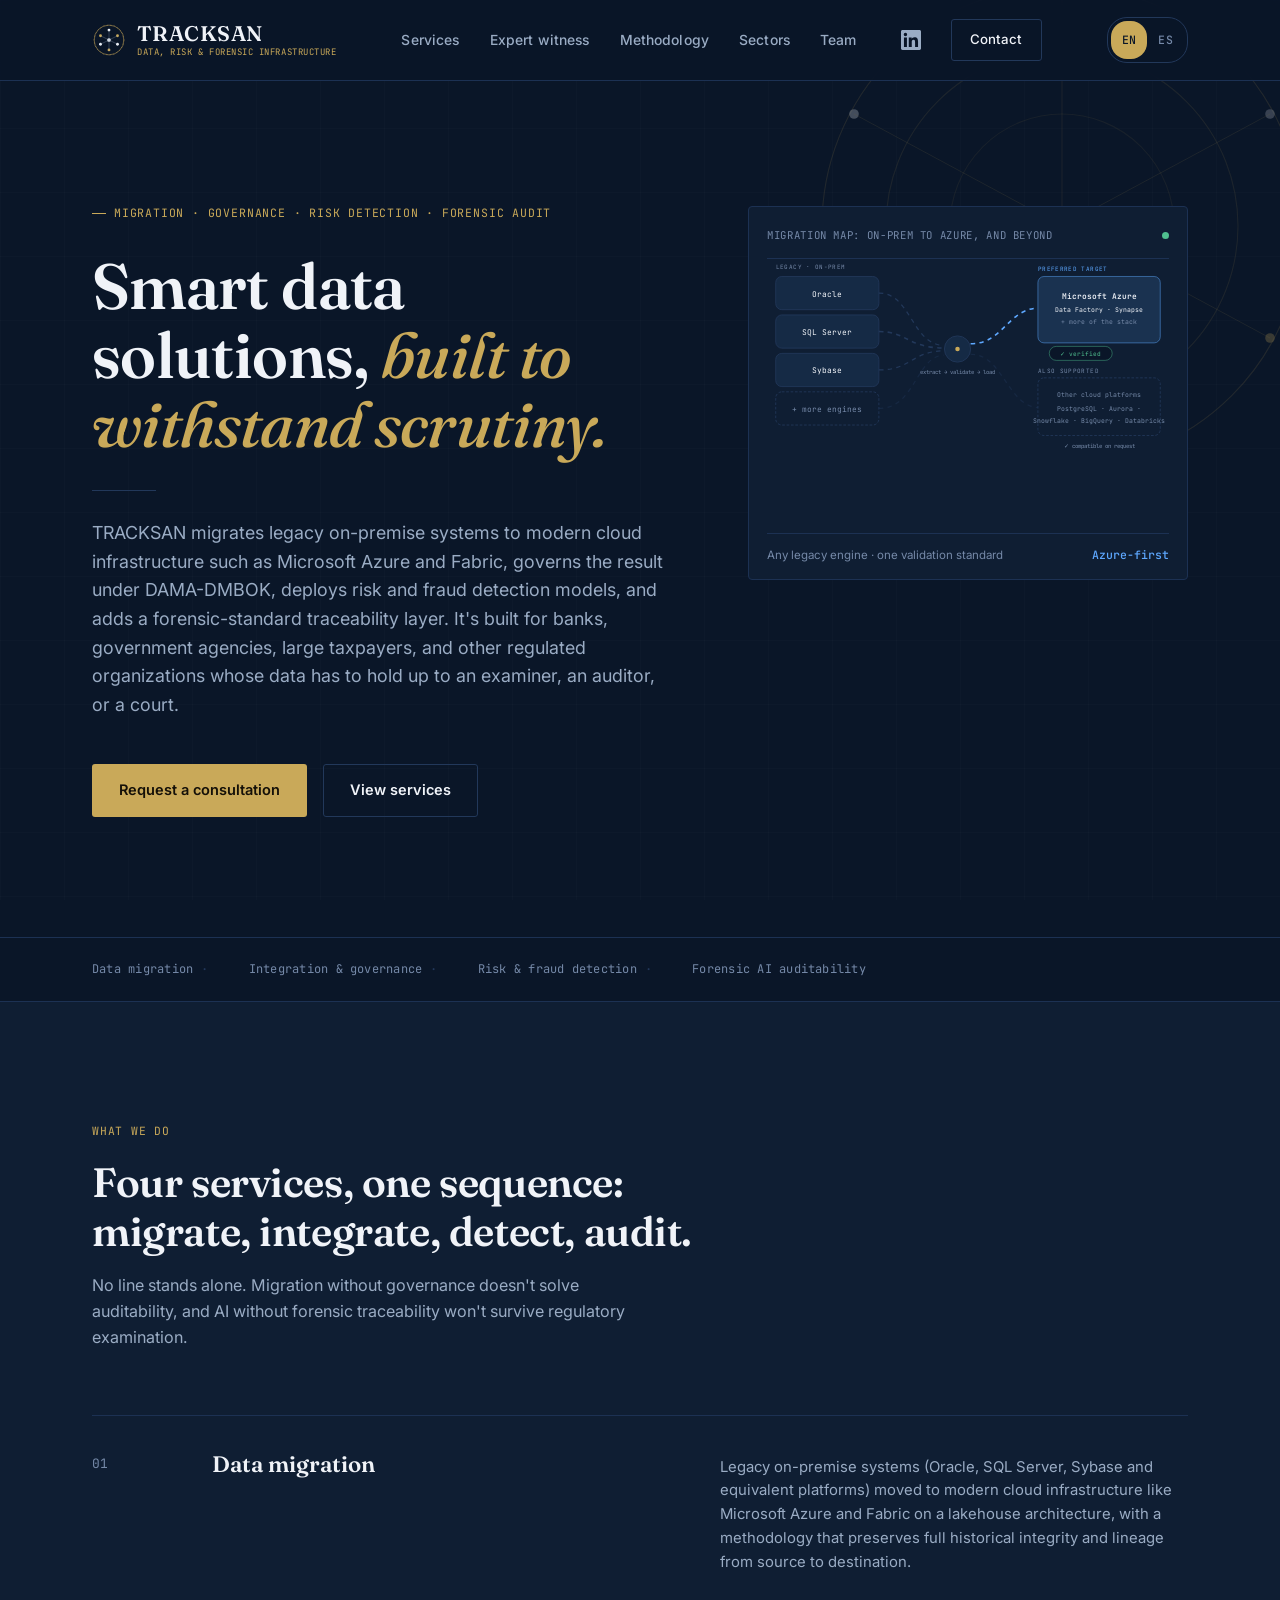
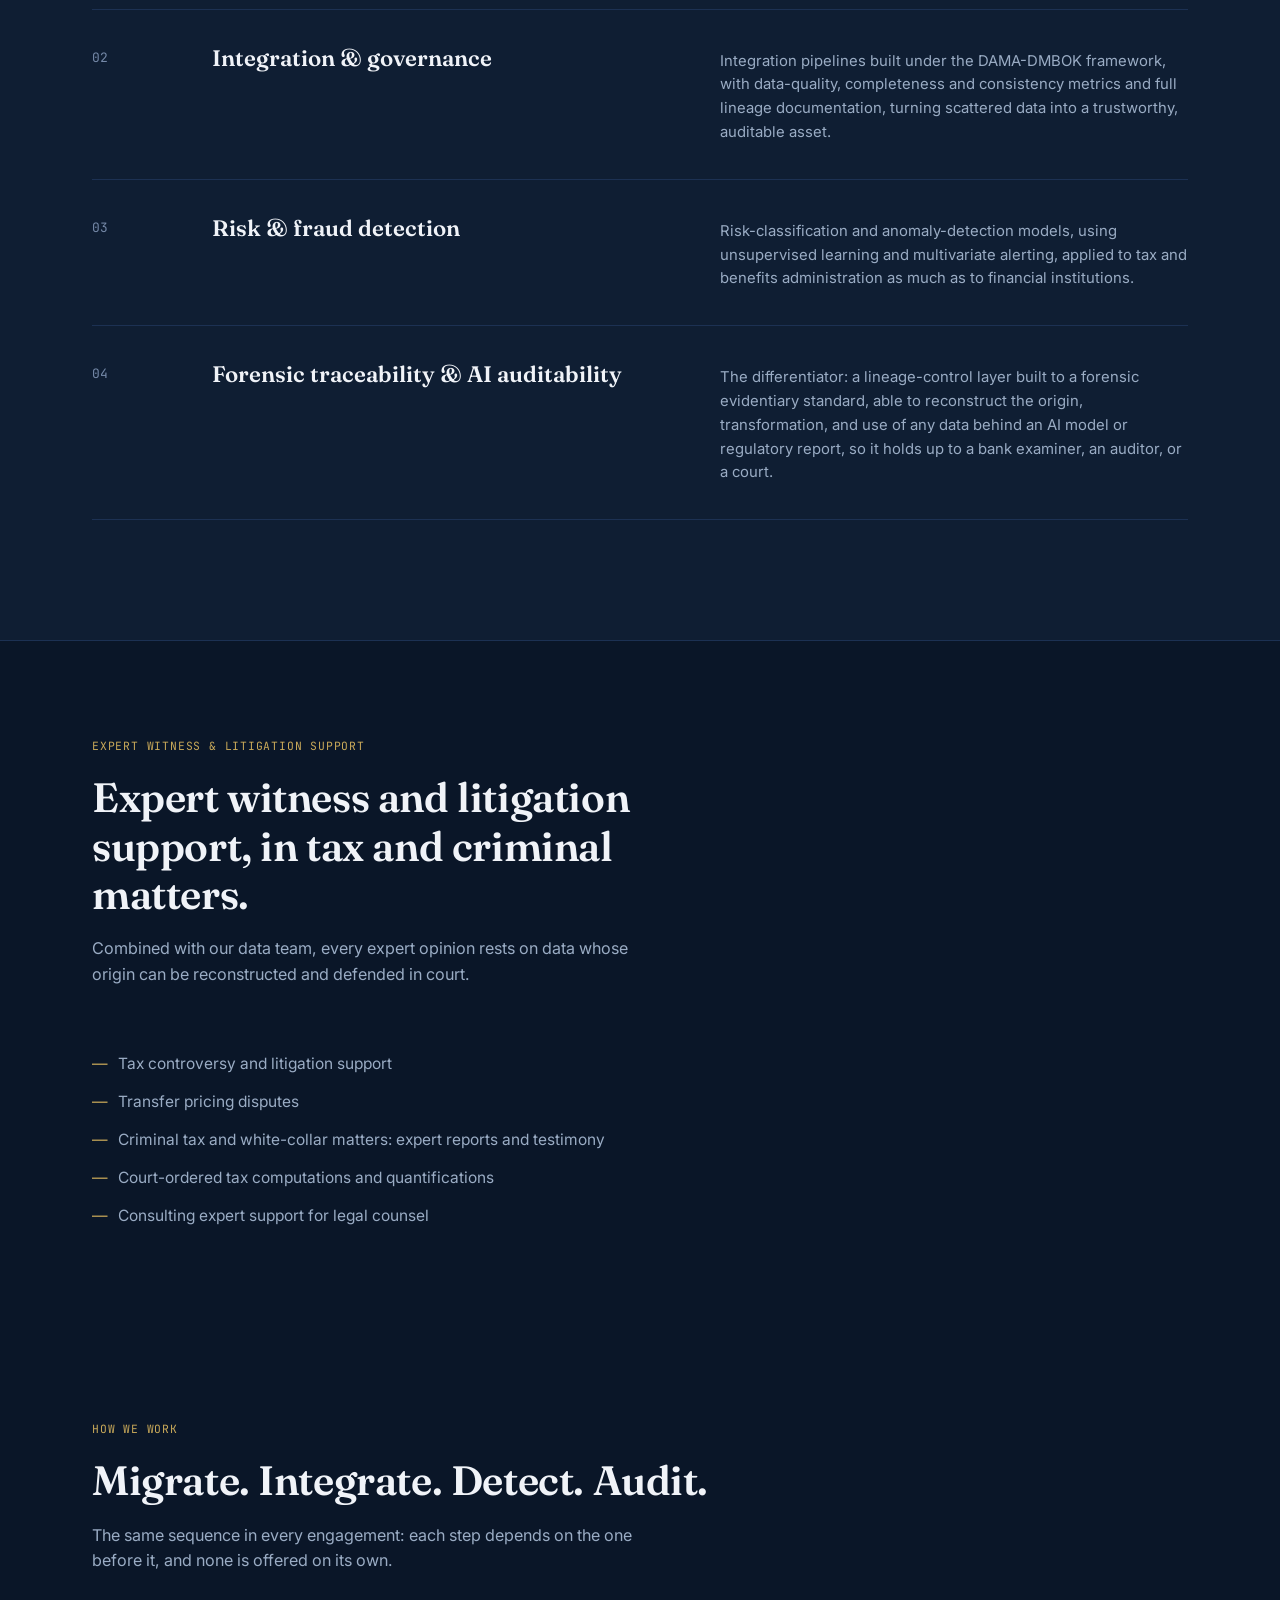
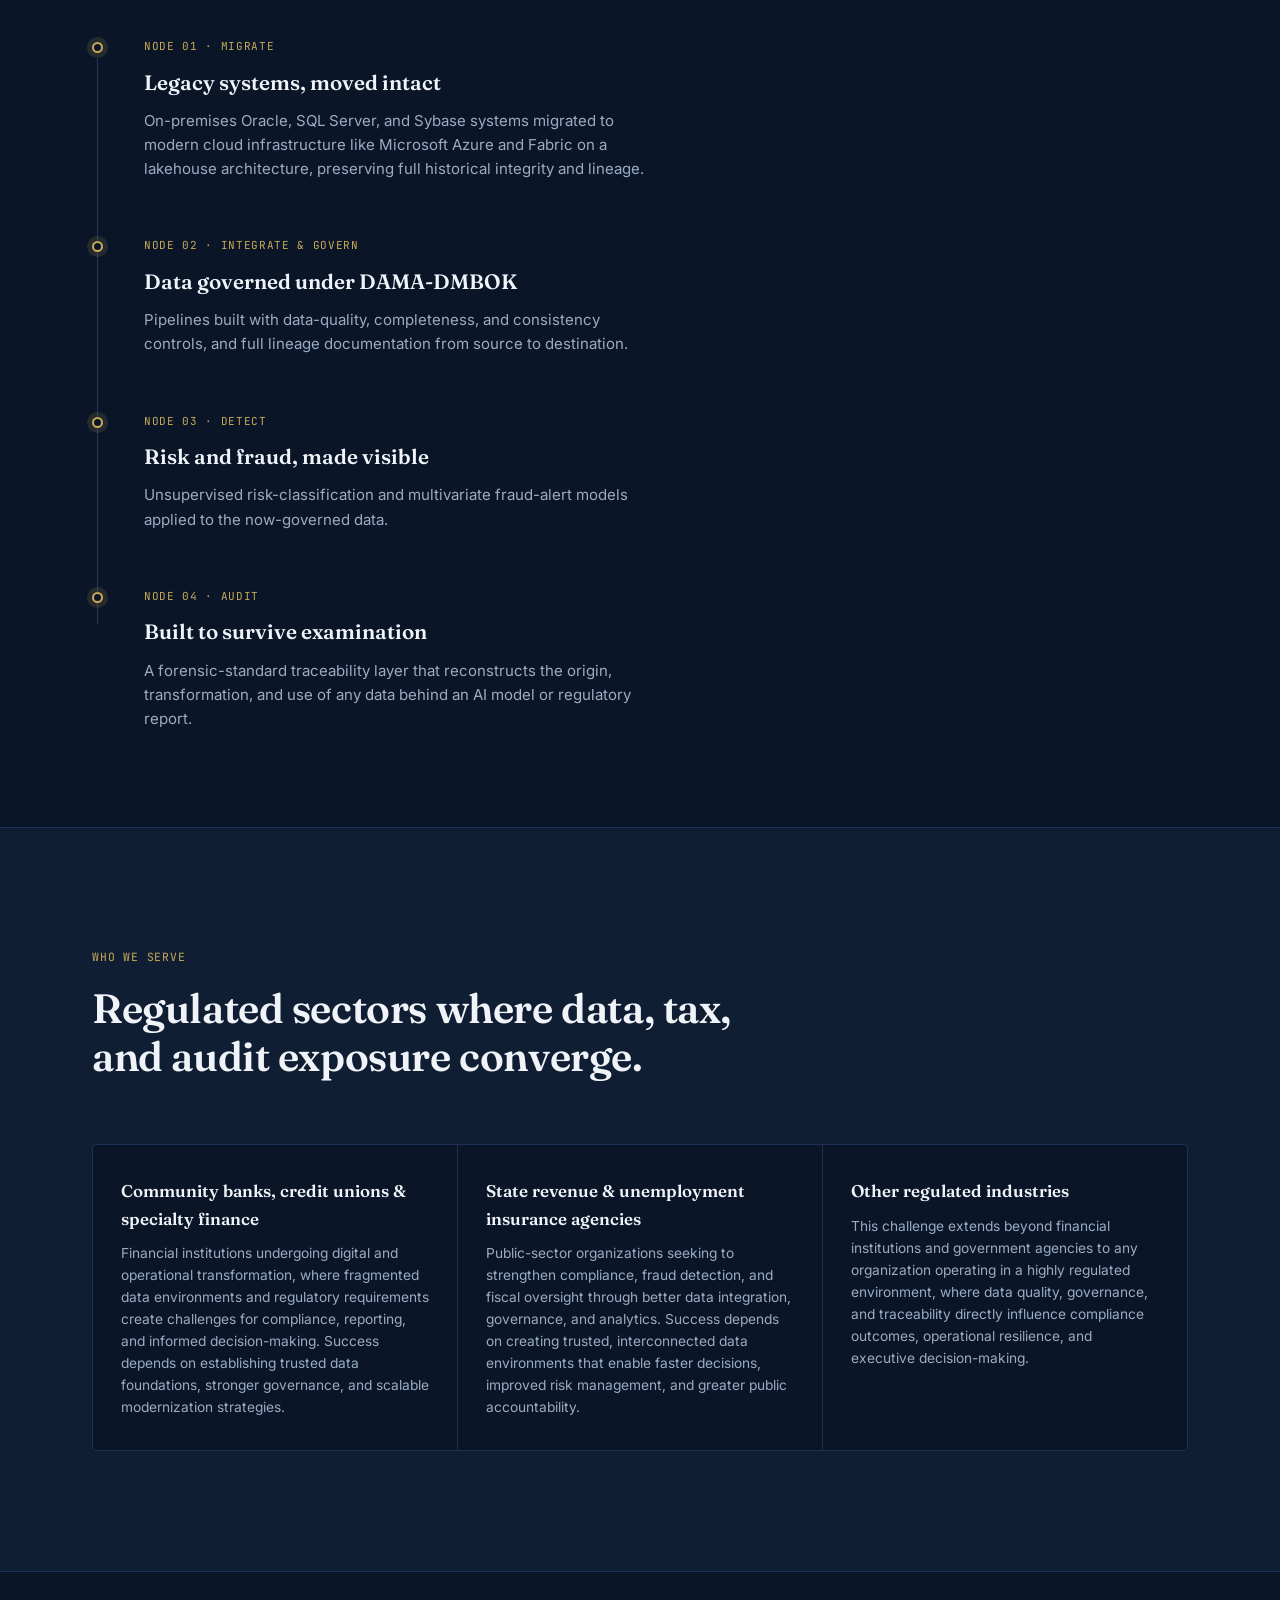
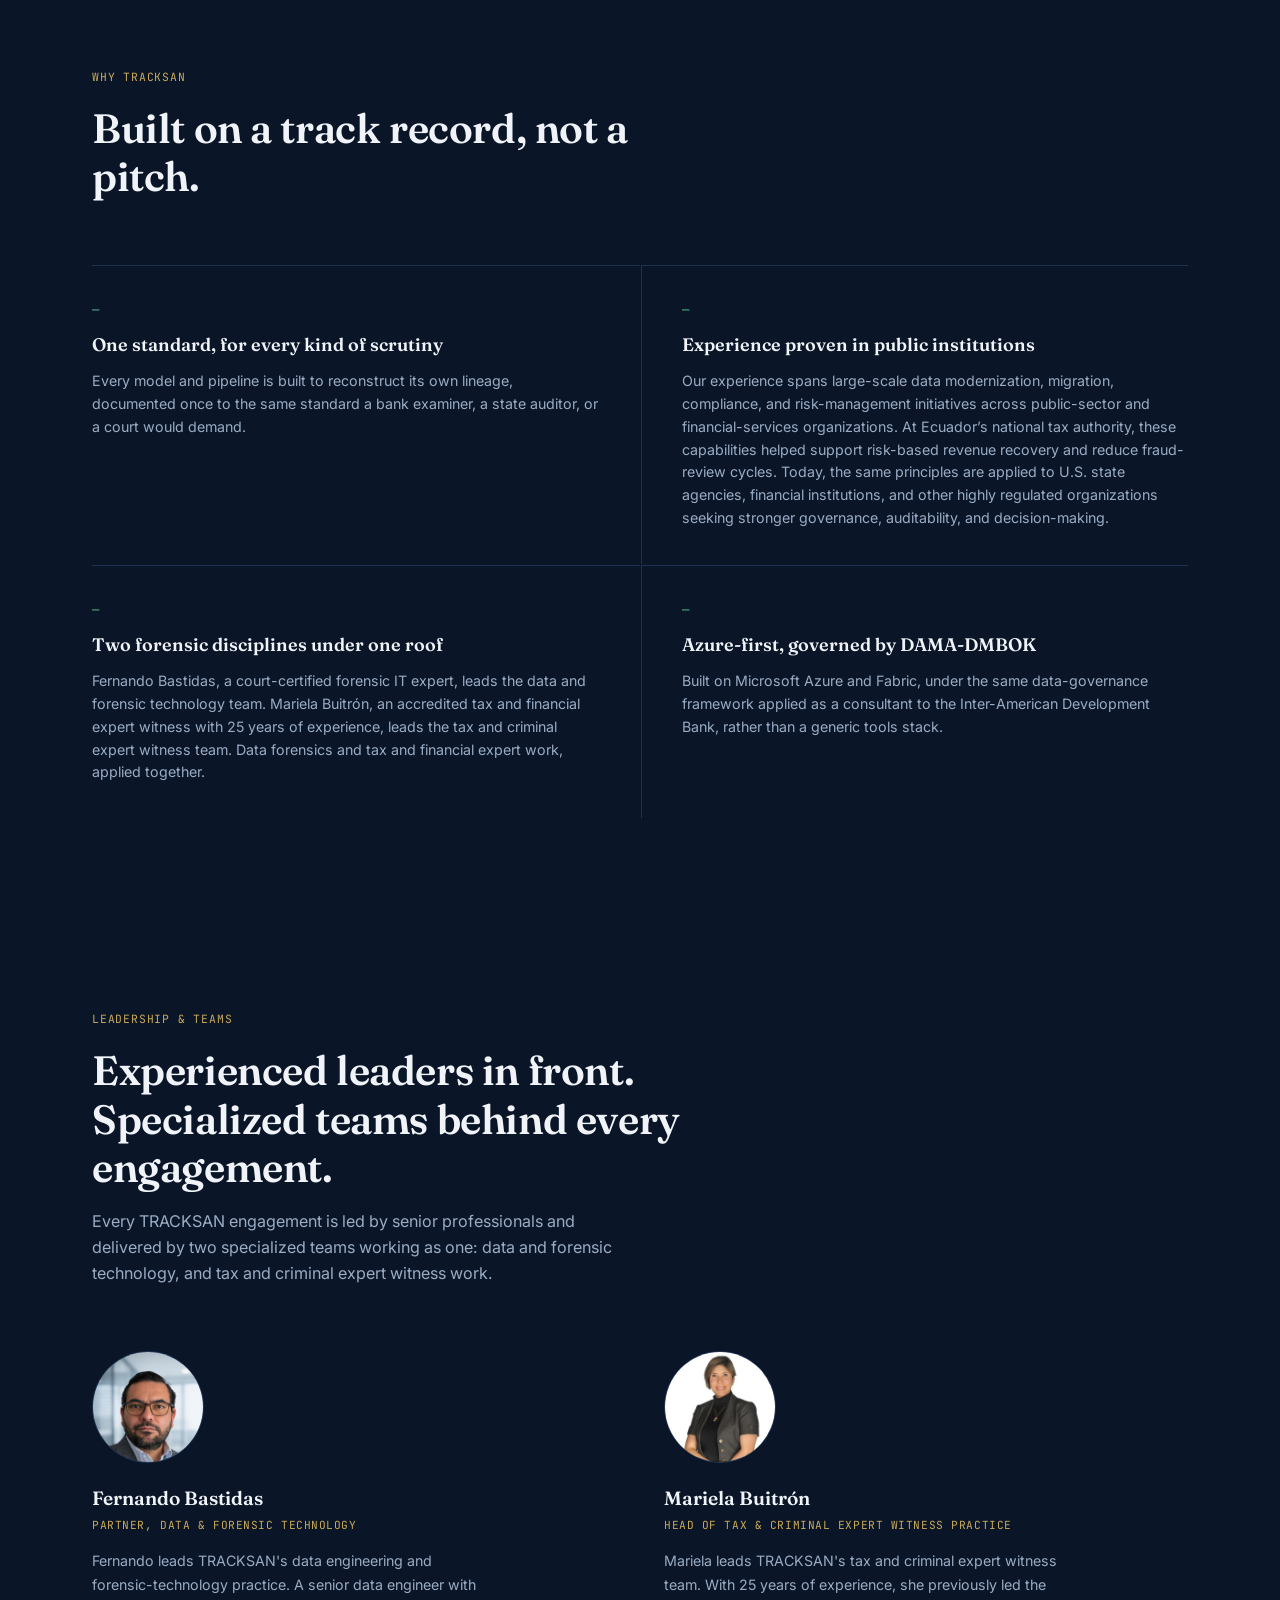
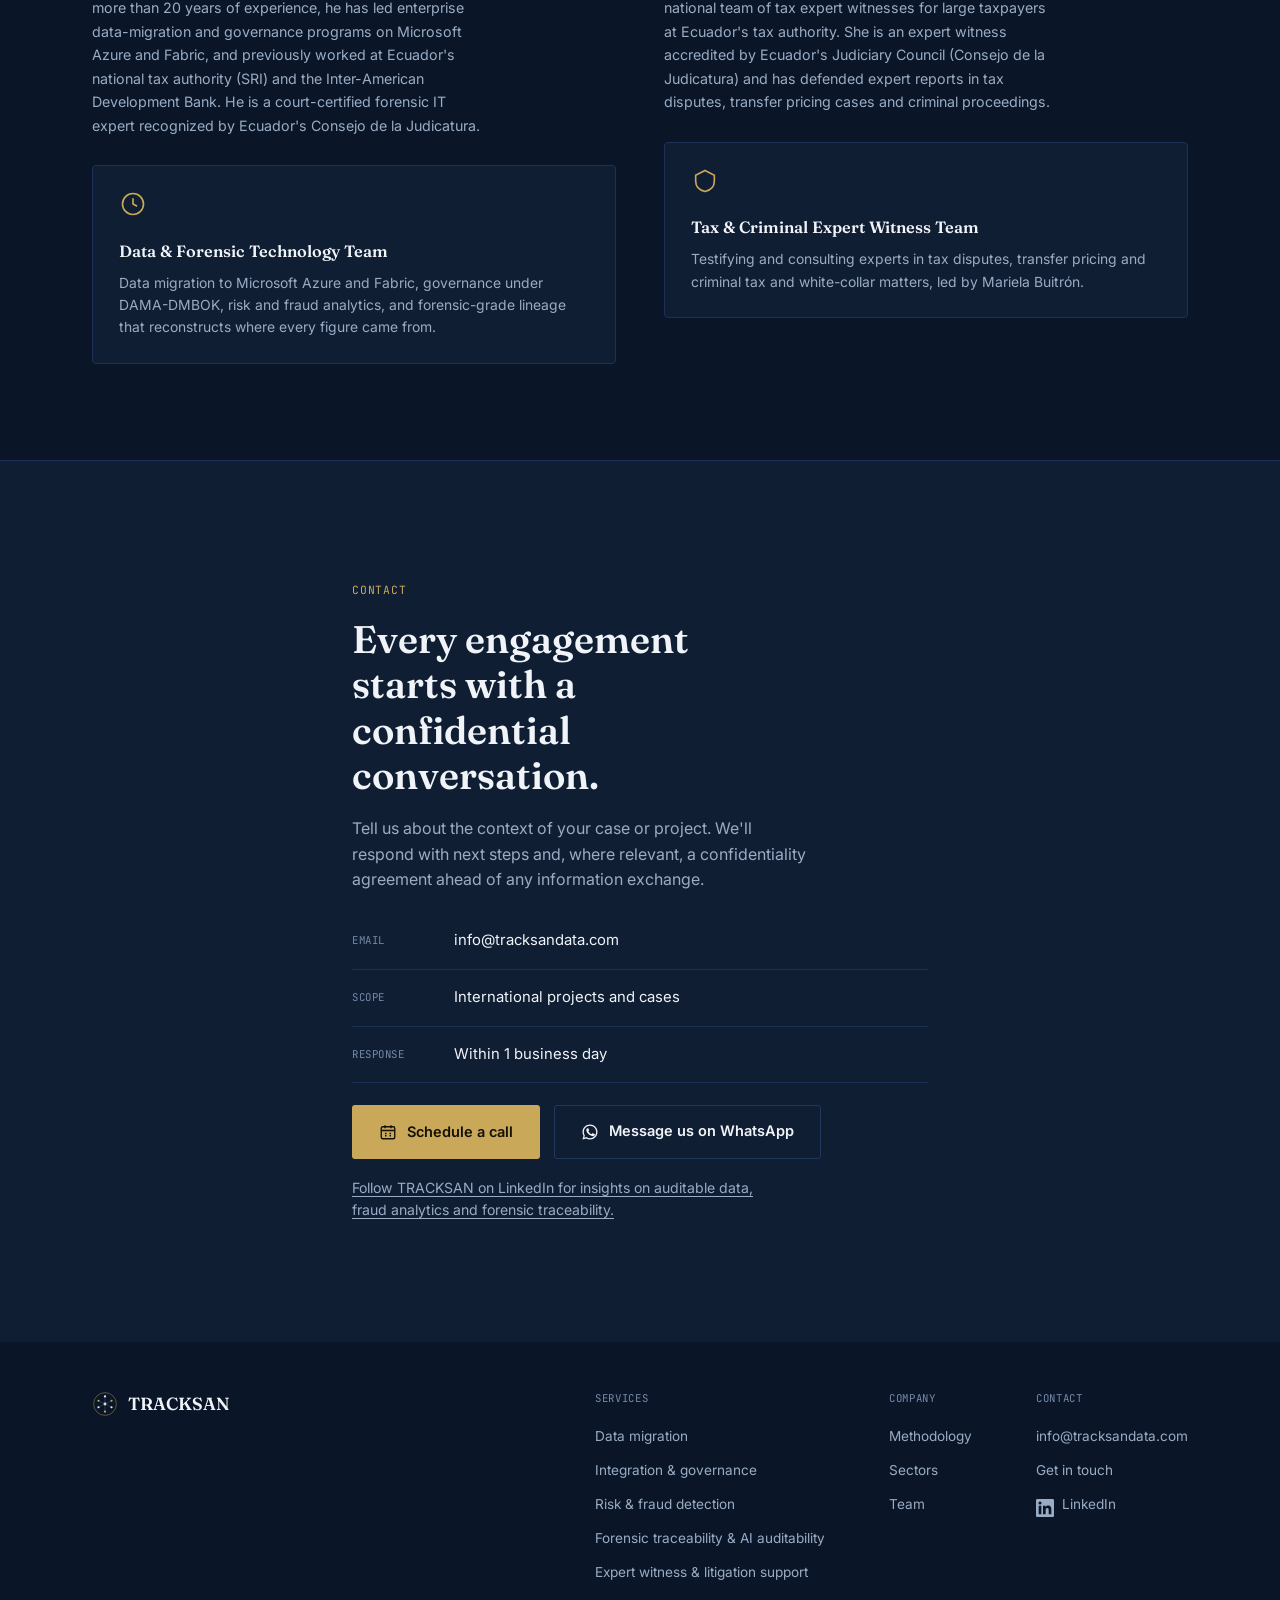
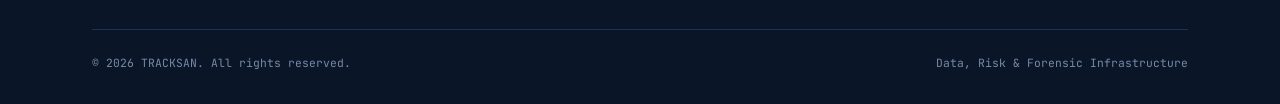
<file: index.html>
<!DOCTYPE html>
<html lang="en" id="htmlRoot">
<head>
<meta charset="UTF-8">
<meta name="viewport" content="width=device-width, initial-scale=1.0">
<title>TRACKSAN — Auditable Data Infrastructure for Banks, Government &amp; Beyond</title>
<meta name="description" content="TRACKSAN migrates legacy data to modern cloud infrastructure like Azure and Fabric, governs it under DAMA-DMBOK, deploys risk and fraud detection, and adds forensic-grade traceability for community banks, credit unions, and state government agencies.">

<link rel="canonical" href="https://www.tracksandata.com/">
<link rel="alternate" hreflang="en" href="https://www.tracksandata.com/">
<link rel="alternate" hreflang="es" href="https://www.tracksandata.com/es/">
<link rel="alternate" hreflang="x-default" href="https://www.tracksandata.com/">

<meta property="og:type" content="website">
<meta property="og:site_name" content="TRACKSAN">
<meta property="og:title" content="TRACKSAN — Auditable Data Infrastructure for Banks, Government &amp; Beyond">
<meta property="og:description" content="We migrate legacy data to Azure and Fabric, govern it under DAMA-DMBOK, detect risk and fraud, and add forensic-grade traceability for regulated organizations.">
<meta property="og:url" content="https://www.tracksandata.com/">
<meta property="og:image" content="https://www.tracksandata.com/assets/img/og-tracksan.png">
<meta property="og:image:width" content="1200">
<meta property="og:image:height" content="627">
<meta property="og:image:alt" content="TRACKSAN — Smart data solutions, built to withstand scrutiny.">
<meta property="og:locale" content="en_US">
<meta property="og:locale:alternate" content="es_LA">
<meta name="twitter:card" content="summary_large_image">
<meta name="twitter:title" content="TRACKSAN — Auditable Data Infrastructure">
<meta name="twitter:description" content="Data migration, governance, fraud detection and forensic traceability for regulated organizations.">
<meta name="twitter:image" content="https://www.tracksandata.com/assets/img/og-tracksan.png">

<link rel="icon" href="/favicon.svg" type="image/svg+xml">
<link rel="icon" href="/favicon-32.png" sizes="32x32" type="image/png">
<link rel="apple-touch-icon" href="/apple-touch-icon.png">
<meta name="theme-color" content="#0A1628">

<link rel="preconnect" href="https://fonts.googleapis.com">
<link rel="preconnect" href="https://fonts.gstatic.com" crossorigin>
<link href="https://fonts.googleapis.com/css2?family=Fraunces:opsz,wght@9..144,400;9..144,500;9..144,600;9..144,700&family=Inter:wght@400;500;600;700&family=JetBrains+Mono:wght@400;500&display=swap" rel="stylesheet">
<link rel="stylesheet" href="assets/css/styles.css">

<script type="application/ld+json">
{
  "@context": "https://schema.org",
  "@type": "ProfessionalService",
  "@id": "https://www.tracksandata.com/#organization",
  "name": "TRACKSAN",
  "url": "https://www.tracksandata.com/",
  "image": "https://www.tracksandata.com/assets/img/og-tracksan.png",
  "description": "Auditable data infrastructure for banks, government agencies and regulated organizations: data migration to Azure and Fabric, governance under DAMA-DMBOK, risk and fraud detection, and forensic traceability.",
  "email": "info@tracksandata.com",
  "telephone": "+1-858-365-0095",
  "areaServed": [
    { "@type": "Country", "name": "United States" },
    { "@type": "Place", "name": "Latin America" }
  ],
  "knowsAbout": [
    "Data migration", "Microsoft Azure", "Microsoft Fabric", "Data governance",
    "DAMA-DMBOK", "Fraud detection", "Risk analytics", "Forensic traceability",
    "AI auditability", "Expert witness services", "Tax controversy and litigation support",
    "Criminal tax and white-collar matters", "Transfer pricing disputes"
  ],
  "sameAs": ["https://www.linkedin.com/company/105199540/"],
  "employee": [
    {
      "@type": "Person",
      "name": "Fernando Bastidas",
      "jobTitle": "Partner, Data & Forensic Technology"
    },
    {
      "@type": "Person",
      "name": "Mariela Buitrón",
      "jobTitle": "Head of Tax & Criminal Expert Witness Practice"
    }
  ]
}
</script>
</head>
<body>
<a class="skip-link" href="#main" data-i18n="a11y.skip">Skip to content</a>

<!-- ============ TOPBAR ============ -->
<header class="top">
  <div class="wrap top-inner">
    <a href="#top" class="logo">
      <svg class="logo-mark" viewBox="0 0 48 48" fill="none">
        <circle cx="24" cy="24" r="21" stroke="#C9A959" stroke-width="1.4" opacity="0.55"/>
        <circle cx="24" cy="24" r="21" stroke="#C9A959" stroke-width="1.4" opacity="0.35" stroke-dasharray="2 3"/>
        <circle cx="24" cy="10" r="2" fill="#F0F3F8"/>
        <circle cx="36" cy="18" r="2" fill="#C9A959"/>
        <circle cx="36" cy="30" r="2" fill="#F0F3F8"/>
        <circle cx="24" cy="38" r="2" fill="#C9A959"/>
        <circle cx="12" cy="30" r="2" fill="#F0F3F8"/>
        <circle cx="12" cy="18" r="2" fill="#C9A959"/>
        <circle cx="24" cy="24" r="2.6" fill="#F0F3F8"/>
        <path d="M24 24L24 10M24 24L36 18M24 24L36 30M24 24L24 38M24 24L12 30M24 24L12 18" stroke="#9AACC4" stroke-width="0.8" opacity="0.5"/>
      </svg>
      <span class="logo-text">TRACKSAN<span class="tagline">Data, Risk &amp; Forensic Infrastructure</span></span>
    </a>

    <nav class="main-nav" id="mainNav">
      <div class="nav-links">
        <a href="#practice" data-i18n="nav.services">Services</a>
        <a href="#expertwitness" data-i18n="nav.expertwitness">Expert witness</a>
        <a href="#method" data-i18n="nav.method">Methodology</a>
        <a href="#sectors" data-i18n="nav.sectors">Sectors</a>
        <a href="#team" data-i18n="nav.team">Team</a>
      </div>
      <div class="nav-right">
        <a class="social-link" href="https://www.linkedin.com/company/105199540/" target="_blank" rel="noopener" aria-label="TRACKSAN on LinkedIn">
          <svg aria-hidden="true" width="20" height="20" viewBox="0 0 24 24" fill="currentColor">
            <path d="M20.45 20.45h-3.56v-5.57c0-1.33-.02-3.04-1.85-3.04-1.85 0-2.14 1.45-2.14 2.94v5.67H9.34V9h3.42v1.56h.05c.48-.9 1.64-1.85 3.37-1.85 3.6 0 4.27 2.37 4.27 5.46v6.28zM5.34 7.43a2.06 2.06 0 1 1 0-4.13 2.06 2.06 0 0 1 0 4.13zM7.12 20.45H3.56V9h3.56v11.45zM22.22 0H1.77C.79 0 0 .77 0 1.73v20.54C0 23.23.79 24 1.77 24h20.45c.98 0 1.78-.77 1.78-1.73V1.73C24 .77 23.2 0 22.22 0z"/>
          </svg>
        </a>
        <a href="#contact" class="btn-nav-contact" data-i18n="nav.contact">Contact</a>
      </div>
    </nav>

    <div style="display:flex; align-items:center; gap:14px;">
      <div class="lang-toggle" role="group" aria-label="Language">
        <a href="/" id="langEN" class="active">EN</a>
        <a href="/es/" id="langES">ES</a>
      </div>
      <button class="nav-toggle" id="navToggle" aria-label="Open menu">
        <svg width="22" height="22" viewBox="0 0 24 24" fill="none" stroke="currentColor" stroke-width="1.8"><line x1="3" y1="6" x2="21" y2="6"/><line x1="3" y1="12" x2="21" y2="12"/><line x1="3" y1="18" x2="21" y2="18"/></svg>
      </button>
    </div>
  </div>
</header>

<main id="main">
<!-- ============ HERO ============ -->
<div id="top"></div>
<section class="hero">
  <svg class="hero-mesh" viewBox="0 0 400 400" fill="none">
    <circle cx="200" cy="200" r="150" stroke="#C9A959" stroke-width="0.7" opacity="0.25"/>
    <circle cx="200" cy="200" r="110" stroke="#C9A959" stroke-width="0.7" opacity="0.2"/>
    <circle cx="200" cy="200" r="70" stroke="#C9A959" stroke-width="0.7" opacity="0.15"/>
    <circle cx="200" cy="50" r="3" fill="#C9A959" opacity="0.6"/>
    <circle cx="330" cy="130" r="3" fill="#F0F3F8" opacity="0.4"/>
    <circle cx="330" cy="270" r="3" fill="#C9A959" opacity="0.5"/>
    <circle cx="200" cy="350" r="3" fill="#F0F3F8" opacity="0.3"/>
    <circle cx="70" cy="270" r="3" fill="#C9A959" opacity="0.4"/>
    <circle cx="70" cy="130" r="3" fill="#F0F3F8" opacity="0.5"/>
    <path d="M200 200L200 50M200 200L330 130M200 200L330 270M200 200L200 350M200 200L70 270M200 200L70 130" stroke="#C9A959" stroke-width="0.5" opacity="0.25"/>
  </svg>

  <div class="wrap">
    <div>
      <span class="eyebrow" data-i18n="hero.eyebrow">Migration · Governance · Risk Detection · Forensic Audit</span>
      <h1 class="hero-title" data-i18n="hero.title">Smart data solutions, <em>built to withstand scrutiny.</em></h1>
      <div class="hero-rule"></div>
      <p class="hero-lede hero-lede-full" data-i18n="hero.lede">TRACKSAN migrates legacy on-premise systems to modern cloud infrastructure such as Microsoft Azure and Fabric, governs the result under DAMA-DMBOK, deploys risk and fraud detection models, and adds a forensic-standard traceability layer. It's built for banks, government agencies, large taxpayers, and other regulated organizations whose data has to hold up to an examiner, an auditor, or a court.</p>
      <p class="hero-lede hero-lede-short" data-i18n="hero.lede.short">We migrate, govern, monitor and audit regulated data, so every figure can be traced to its origin before an examiner, an auditor or a court.</p>
      <div class="hero-cta-row">
        <a href="#contact" class="btn btn-primary" data-i18n="hero.cta1">Request a consultation</a>
        <a href="#practice" class="btn btn-ghost" data-i18n="hero.cta2">View services</a>
      </div>
    </div>

    <div class="hero-panel hero-panel--map reveal" id="migrationMap">
      <div class="hero-panel-head">
        <span class="tag" data-i18n="map.title">Migration map: on-prem to Azure, and beyond</span>
        <span class="dot pulse" id="mapDot"></span>
      </div>
      <div class="map-wrap">
        <svg viewBox="0 0 460 300" role="img" aria-label="Diagram: legacy on-premise systems such as Oracle, SQL Server and Sybase migrating primarily to Microsoft Azure, and optionally to other cloud platforms">
          <text x="10" y="12" class="map-group-tag" data-i18n="map.legacyTag">LEGACY · ON-PREM</text>

          <rect x="10" y="20" width="118" height="38" rx="7" fill="var(--surface-2)" stroke="var(--border-strong)"/>
          <text x="69" y="43" text-anchor="middle" class="map-node-title">Oracle</text>

          <rect x="10" y="64" width="118" height="38" rx="7" fill="var(--surface-2)" stroke="var(--border-strong)"/>
          <text x="69" y="87" text-anchor="middle" class="map-node-title">SQL Server</text>

          <rect x="10" y="108" width="118" height="38" rx="7" fill="var(--surface-2)" stroke="var(--border-strong)"/>
          <text x="69" y="131" text-anchor="middle" class="map-node-title">Sybase</text>

          <rect x="10" y="152" width="118" height="38" rx="7" fill="none" stroke="var(--border-strong)" stroke-dasharray="3 2"/>
          <text x="69" y="175" text-anchor="middle" class="map-node-title muted" data-i18n="map.moreChip">+ more engines</text>

          <path class="map-flow" d="M128,39 C165,39 165,97 202,99" stroke="var(--border-strong)"/>
          <path class="map-flow mid" d="M128,83 C160,83 160,101 202,102" stroke="var(--border-strong)"/>
          <path class="map-flow" d="M128,127 C165,127 165,106 202,105" stroke="var(--border-strong)"/>
          <path class="map-flow faint" d="M128,171 C170,171 170,112 202,110" stroke="var(--border-strong)"/>

          <circle cx="218" cy="103" r="15" fill="var(--surface-2)" stroke="var(--border-strong)"/>
          <circle cx="218" cy="103" r="2.6" fill="var(--gold)"/>
          <text x="218" y="132" text-anchor="middle" class="map-hub-caption" data-i18n="map.hubCaption">extract → validate → load</text>

          <path class="map-flow mid" d="M233,97 C270,97 275,58 310,56" stroke="var(--azure)"/>
          <path class="map-flow faint" d="M233,109 C270,109 275,168 310,170" stroke="var(--border-strong)"/>

          <text x="310" y="14" class="map-lane-tag" style="fill:var(--azure)" data-i18n="map.azureTag">PREFERRED TARGET</text>
          <rect x="310" y="20" width="140" height="76" rx="7" fill="var(--azure-soft)" stroke="var(--azure)" stroke-opacity="0.55"/>
          <text x="380" y="46" text-anchor="middle" class="map-node-title" style="font-weight:600">Microsoft Azure</text>
          <text x="380" y="61" text-anchor="middle" class="map-node-title small">Data Factory · Synapse</text>
          <text x="380" y="74" text-anchor="middle" class="map-node-title small muted" data-i18n="map.azureMore">+ more of the stack</text>

          <text x="310" y="130" class="map-lane-tag map-node-title muted" data-i18n="map.otherTag">ALSO SUPPORTED</text>
          <rect x="310" y="136" width="140" height="66" rx="7" fill="none" stroke="var(--border-strong)" stroke-dasharray="3 2"/>
          <text x="380" y="158" text-anchor="middle" class="map-node-title small muted" data-i18n="map.otherTitle">Other cloud platforms</text>
          <text x="380" y="174" text-anchor="middle" class="map-node-title small muted">PostgreSQL · Aurora ·</text>
          <text x="380" y="188" text-anchor="middle" class="map-node-title small muted">Snowflake · BigQuery · Databricks</text>

          <g class="map-badge" data-badge>
            <rect x="323" y="100" width="72" height="16" rx="8" fill="var(--bg)" stroke="var(--signal)" stroke-opacity="0.5"/>
            <text x="359" y="111" text-anchor="middle" style="font-family:var(--font-mono); font-size:7px; fill:var(--signal)" data-i18n="map.verified">✓ verified</text>
          </g>
          <g class="map-badge" data-badge>
            <text x="380" y="216" text-anchor="middle" style="font-family:var(--font-mono); font-size:6.5px; fill:var(--text-faint)" data-i18n="map.compatible">✓ compatible on request</text>
          </g>
        </svg>
      </div>
      <div class="map-foot">
        <span data-i18n="map.foot1">Any legacy engine · one validation standard</span>
        <span class="accent" data-i18n="map.foot2">Azure-first</span>
      </div>
    </div>
  </div>
</section>

<div class="trust-strip">
  <div class="wrap">
    <span class="item" data-i18n="trust.migration">Data migration <span class="dash">·</span></span>
    <span class="item" data-i18n="trust.governance">Integration &amp; governance <span class="dash">·</span></span>
    <span class="item" data-i18n="trust.risk">Risk &amp; fraud detection <span class="dash">·</span></span>
    <span class="item" data-i18n="trust.forensic">Forensic AI auditability</span>
  </div>
</div>

<!-- ============ PRACTICE / SERVICES ============ -->
<section id="practice">
  <div class="wrap">
    <div class="section-head reveal">
      <span class="kicker" data-i18n="practice.kicker">What we do</span>
      <h2 class="section-title" data-i18n="practice.sectiontitle">Four services, one sequence: migrate, integrate, detect, audit.</h2>
      <p class="section-sub" data-i18n="practice.sectionsub">No line stands alone. Migration without governance doesn't solve auditability, and AI without forensic traceability won't survive regulatory examination.</p>
    </div>

    <div class="service-list">
      <div class="service-row reveal">
        <span class="service-num">01</span>
        <div class="service-name" data-i18n="svc.migration.name">Data migration</div>
        <div class="service-desc" data-i18n="svc.migration.desc">Legacy on-premise systems (Oracle, SQL Server, Sybase and equivalent platforms) moved to modern cloud infrastructure like Microsoft Azure and Fabric on a lakehouse architecture, with a methodology that preserves full historical integrity and lineage from source to destination.</div>
      </div>
      <div class="service-row reveal">
        <span class="service-num">02</span>
        <div class="service-name" data-i18n="svc.governance.name">Integration &amp; governance</div>
        <div class="service-desc" data-i18n="svc.governance.desc">Integration pipelines built under the DAMA-DMBOK framework, with data-quality, completeness and consistency metrics and full lineage documentation, turning scattered data into a trustworthy, auditable asset.</div>
      </div>
      <div class="service-row reveal">
        <span class="service-num">03</span>
        <div class="service-name" data-i18n="svc.risk.name">Risk &amp; fraud detection</div>
        <div class="service-desc" data-i18n="svc.risk.desc">Risk-classification and anomaly-detection models, using unsupervised learning and multivariate alerting, applied to tax and benefits administration as much as to financial institutions.</div>
      </div>
      <div class="service-row reveal">
        <span class="service-num">04</span>
        <div class="service-name" data-i18n="svc.forensic.name">Forensic traceability &amp; AI auditability</div>
        <div class="service-desc" data-i18n="svc.forensic.desc">The differentiator: a lineage-control layer built to a forensic evidentiary standard, able to reconstruct the origin, transformation, and use of any data behind an AI model or regulatory report, so it holds up to a bank examiner, an auditor, or a court.</div>
      </div>
    </div>
  </div>
</section>

<!-- ============ EXPERT WITNESS ============ -->
<section id="expertwitness" class="tight">
  <div class="wrap">
    <div class="section-head reveal">
      <span class="kicker" data-i18n="ew.kicker">Expert witness &amp; litigation support</span>
      <h2 class="section-title" data-i18n="ew.title">Expert witness and litigation support, in tax and criminal matters.</h2>
      <p class="section-sub" data-i18n="ew.sub">Combined with our data team, every expert opinion rests on data whose origin can be reconstructed and defended in court.</p>
    </div>
    <ul class="ew-list reveal">
      <li data-i18n="ew.item1">Tax controversy and litigation support</li>
      <li data-i18n="ew.item2">Transfer pricing disputes</li>
      <li data-i18n="ew.item3">Criminal tax and white-collar matters: expert reports and testimony</li>
      <li data-i18n="ew.item4">Court-ordered tax computations and quantifications</li>
      <li data-i18n="ew.item5">Consulting expert support for legal counsel</li>
    </ul>
  </div>
</section>

<!-- ============ METHOD ============ -->
<section id="method" class="tight">
  <div class="wrap">
    <div class="section-head reveal">
      <span class="kicker" data-i18n="method.kicker">How we work</span>
      <h2 class="section-title" data-i18n="method.title">Migrate. Integrate. Detect. Audit.</h2>
      <p class="section-sub" data-i18n="method.sub">The same sequence in every engagement: each step depends on the one before it, and none is offered on its own.</p>
    </div>

    <div class="method-spine-wrap">
      <div class="method-step reveal">
        <span class="node-dot"></span><span class="method-connector"></span>
        <span class="m-label" data-i18n="method.n1">Node 01 · Migrate</span>
        <h3 data-i18n="method.t1">Legacy systems, moved intact</h3>
        <p data-i18n="method.p1">On-premises Oracle, SQL Server, and Sybase systems migrated to modern cloud infrastructure like Microsoft Azure and Fabric on a lakehouse architecture, preserving full historical integrity and lineage.</p>
      </div>
      <div class="method-step reveal">
        <span class="node-dot"></span><span class="method-connector"></span>
        <span class="m-label" data-i18n="method.n2">Node 02 · Integrate &amp; Govern</span>
        <h3 data-i18n="method.t2">Data governed under DAMA-DMBOK</h3>
        <p data-i18n="method.p2">Pipelines built with data-quality, completeness, and consistency controls, and full lineage documentation from source to destination.</p>
      </div>
      <div class="method-step reveal">
        <span class="node-dot"></span><span class="method-connector"></span>
        <span class="m-label" data-i18n="method.n3">Node 03 · Detect</span>
        <h3 data-i18n="method.t3">Risk and fraud, made visible</h3>
        <p data-i18n="method.p3">Unsupervised risk-classification and multivariate fraud-alert models applied to the now-governed data.</p>
      </div>
      <div class="method-step reveal">
        <span class="node-dot"></span>
        <span class="m-label" data-i18n="method.n4">Node 04 · Audit</span>
        <h3 data-i18n="method.t4">Built to survive examination</h3>
        <p data-i18n="method.p4">A forensic-standard traceability layer that reconstructs the origin, transformation, and use of any data behind an AI model or regulatory report.</p>
      </div>
    </div>
  </div>
</section>

<!-- ============ SECTORS ============ -->
<section id="sectors">
  <div class="wrap">
    <div class="section-head reveal">
      <span class="kicker" data-i18n="sectors.kicker">Who we serve</span>
      <h2 class="section-title" data-i18n="sectors.title">Regulated sectors where data, tax, and audit exposure converge.</h2>
    </div>

    <div class="sector-grid reveal">
      <div class="sector-cell">
        <h3 data-i18n="sec1.h">Community banks, credit unions &amp; specialty finance</h3>
        <p data-i18n="sec1.p">Financial institutions undergoing digital and operational transformation, where fragmented data environments and regulatory requirements create challenges for compliance, reporting, and informed decision-making. Success depends on establishing trusted data foundations, stronger governance, and scalable modernization strategies.</p>
      </div>
      <div class="sector-cell">
        <h3 data-i18n="sec2.h">State revenue &amp; unemployment insurance agencies</h3>
        <p data-i18n="sec2.p">Public-sector organizations seeking to strengthen compliance, fraud detection, and fiscal oversight through better data integration, governance, and analytics. Success depends on creating trusted, interconnected data environments that enable faster decisions, improved risk management, and greater public accountability.</p>
      </div>
      <div class="sector-cell">
        <h3 data-i18n="sec3.h">Other regulated industries</h3>
        <p data-i18n="sec3.p">This challenge extends beyond financial institutions and government agencies to any organization operating in a highly regulated environment, where data quality, governance, and traceability directly influence compliance outcomes, operational resilience, and executive decision-making.</p>
      </div>
    </div>
  </div>
</section>

<!-- ============ WHY ============ -->
<section class="tight">
  <div class="wrap">
    <div class="section-head reveal">
      <span class="kicker" data-i18n="why.kicker">Why TRACKSAN</span>
      <h2 class="section-title" data-i18n="why.title">Built on a track record, not a pitch.</h2>
    </div>

    <div class="why-grid">
      <div class="why-item reveal">
        <span class="why-mark">—</span>
        <h3 data-i18n="why1.h">One standard, for every kind of scrutiny</h3>
        <p data-i18n="why1.p">Every model and pipeline is built to reconstruct its own lineage, documented once to the same standard a bank examiner, a state auditor, or a court would demand.</p>
      </div>
      <div class="why-item reveal">
        <span class="why-mark">—</span>
        <h3 data-i18n="why2.h">Experience proven in public institutions</h3>
        <p data-i18n="why2.p">Our experience spans large-scale data modernization, migration, compliance, and risk-management initiatives across public-sector and financial-services organizations. At Ecuador’s national tax authority, these capabilities helped support risk-based revenue recovery and reduce fraud-review cycles. Today, the same principles are applied to U.S. state agencies, financial institutions, and other highly regulated organizations seeking stronger governance, auditability, and decision-making.</p>
      </div>
      <div class="why-item reveal">
        <span class="why-mark">—</span>
        <h3 data-i18n="why3.h">Two forensic disciplines under one roof</h3>
        <p data-i18n="why3.p">Fernando Bastidas, a court-certified forensic IT expert, leads the data and forensic technology team. Mariela Buitrón, an accredited tax and financial expert witness with 25 years of experience, leads the tax and criminal expert witness team. Data forensics and tax and financial expert work, applied together.</p>
      </div>
      <div class="why-item reveal">
        <span class="why-mark">—</span>
        <h3 data-i18n="why4.h">Azure-first, governed by DAMA-DMBOK</h3>
        <p data-i18n="why4.p">Built on Microsoft Azure and Fabric, under the same data-governance framework applied as a consultant to the Inter-American Development Bank, rather than a generic tools stack.</p>
      </div>
    </div>
  </div>
</section>

<!-- ============ TEAM ============ -->
<section id="team" class="tight">
  <div class="wrap">
    <div class="section-head reveal">
      <span class="kicker" data-i18n="team.kicker">Leadership &amp; teams</span>
      <h2 class="section-title" data-i18n="team.title">Experienced leaders in front. Specialized teams behind every engagement.</h2>
      <p class="section-sub" data-i18n="team.sub">Every TRACKSAN engagement is led by senior professionals and delivered by two specialized teams working as one: data and forensic technology, and tax and criminal expert witness work.</p>
    </div>

    <div class="team-grid">
      <div class="team-col reveal">
        <div class="team-card">
          <img src="assets/img/fernando.jpg" alt="Fernando Bastidas, Partner, Data &amp; Forensic Technology" class="team-photo" width="120" height="120" loading="lazy" decoding="async">
          <h3 class="team-name">Fernando Bastidas</h3>
          <span class="team-role" data-i18n="team.fernando.role">Partner, Data &amp; Forensic Technology</span>
          <p data-i18n="team.fernando.bio">Fernando leads TRACKSAN's data engineering and forensic-technology practice. A senior data engineer with more than 20 years of experience, he has led enterprise data-migration and governance programs on Microsoft Azure and Fabric, and previously worked at Ecuador's national tax authority (SRI) and the Inter-American Development Bank. He is a court-certified forensic IT expert recognized by Ecuador's Consejo de la Judicatura.</p>
        </div>
        <div class="team-unit">
          <svg class="team-unit-icon" width="28" height="28" viewBox="0 0 24 24" fill="none" stroke="#C9A959" stroke-width="1.4" aria-hidden="true"><circle cx="12" cy="12" r="9"/><path d="M12 7v5l3.5 2"/></svg>
          <h3 data-i18n="team.unit1.name">Data &amp; Forensic Technology Team</h3>
          <p data-i18n="team.unit1.desc">Data migration to Microsoft Azure and Fabric, governance under DAMA-DMBOK, risk and fraud analytics, and forensic-grade lineage that reconstructs where every figure came from.</p>
        </div>
      </div>
      <div class="team-col reveal">
        <div class="team-card">
          <img src="assets/img/mariela.jpg" alt="Mariela Buitrón, Head of Tax &amp; Criminal Expert Witness Practice" class="team-photo" width="120" height="120" loading="lazy" decoding="async">
          <h3 class="team-name">Mariela Buitrón</h3>
          <span class="team-role" data-i18n="team.mariela.role">Head of Tax &amp; Criminal Expert Witness Practice</span>
          <p data-i18n="team.mariela.bio">Mariela leads TRACKSAN's tax and criminal expert witness team. With 25 years of experience, she previously led the national team of tax expert witnesses for large taxpayers at Ecuador's tax authority. She is an expert witness accredited by Ecuador's Judiciary Council (Consejo de la Judicatura) and has defended expert reports in tax disputes, transfer pricing cases and criminal proceedings.</p>
        </div>
        <div class="team-unit">
          <svg class="team-unit-icon" width="28" height="28" viewBox="0 0 24 24" fill="none" stroke="#C9A959" stroke-width="1.4" aria-hidden="true"><path d="M12 3l8 4v5c0 5-3.5 8-8 9-4.5-1-8-4-8-9V7l8-4z"/></svg>
          <h3 data-i18n="team.unit2.name">Tax &amp; Criminal Expert Witness Team</h3>
          <p data-i18n="team.unit2.desc">Testifying and consulting experts in tax disputes, transfer pricing and criminal tax and white-collar matters, led by Mariela Buitrón.</p>
        </div>
      </div>
    </div>
  </div>
</section>

<!-- ============ CONTACT ============ -->
<section id="contact">
  <div class="wrap contact-grid">
    <div class="contact-copy reveal">
      <span class="kicker" data-i18n="contact.kicker">Contact</span>
      <h2 data-i18n="contact.title">Every engagement starts with a confidential conversation.</h2>
      <p data-i18n="contact.body">Tell us about the context of your case or project. We'll respond with next steps and, where relevant, a confidentiality agreement ahead of any information exchange.</p>

      <div class="contact-methods">
        <div class="contact-method"><span class="lbl" data-i18n="contact.email">Email</span> <a href="mailto:info@tracksandata.com">info@tracksandata.com</a></div>
        <div class="contact-method"><span class="lbl" data-i18n="contact.scope">Scope</span> <span data-i18n="contact.scopeval">International projects and cases</span></div>
        <div class="contact-method"><span class="lbl" data-i18n="contact.response">Response</span> <span data-i18n="contact.responseval">Within 1 business day</span></div>
      </div>

      <div class="contact-actions">
        <button type="button" class="btn btn-primary btn-schedule" data-cal-namespace="consultation" data-cal-link="fernando-j.-bastidas-zyu76y" data-cal-config='{"layout":"month_view"}'>
          <svg width="18" height="18" viewBox="0 0 24 24" fill="none" stroke="currentColor" stroke-width="1.8" aria-hidden="true"><rect x="3" y="5" width="18" height="16" rx="2"/><path d="M3 10h18M8 3v4M16 3v4"/><path d="M8 14h2M8 17h2M14 14h2M14 17h2"/></svg>
          <span data-i18n="contact.schedule">Schedule a call</span>
        </button>

        <a href="https://wa.me/18583650095" target="_blank" rel="noopener" class="btn btn-ghost btn-whatsapp">
          <svg width="18" height="18" viewBox="0 0 24 24" fill="currentColor" aria-hidden="true"><path d="M17.5 14.4c-.3-.1-1.6-.8-1.9-.9-.3-.1-.4-.1-.6.1-.2.3-.7.9-.8 1-.2.2-.3.2-.5.1-.3-.1-1.2-.4-2.2-1.4-.8-.7-1.4-1.6-1.5-1.9-.2-.3 0-.5.1-.6.1-.1.3-.3.4-.5.1-.1.2-.3.2-.4.1-.2 0-.3 0-.5-.1-.1-.6-1.5-.8-2-.2-.5-.4-.4-.6-.4h-.5c-.2 0-.5.1-.7.3-.2.3-1 1-1 2.3 0 1.4 1 2.7 1.1 2.9.1.2 2 3 4.8 4.3.7.3 1.2.5 1.6.6.7.2 1.3.2 1.8.1.5-.1 1.6-.7 1.9-1.3.2-.6.2-1.1.2-1.3 0-.1-.2-.2-.5-.3z"/><path d="M12 2C6.5 2 2 6.5 2 12c0 1.9.5 3.6 1.4 5.1L2 22l5.1-1.3C8.6 21.5 10.3 22 12 22c5.5 0 10-4.5 10-10S17.5 2 12 2zm0 18.2c-1.6 0-3.1-.4-4.4-1.2l-.3-.2-3 .8.8-2.9-.2-.3C4.2 15 3.8 13.5 3.8 12c0-4.5 3.7-8.2 8.2-8.2s8.2 3.7 8.2 8.2-3.7 8.2-8.2 8.2z"/></svg>
          <span data-i18n="contact.whatsapp">Message us on WhatsApp</span>
        </a>
      </div>

      <p class="contact-linkedin">
        <a href="https://www.linkedin.com/company/105199540/" target="_blank" rel="noopener" data-i18n="contact.linkedin">Follow TRACKSAN on LinkedIn for insights on auditable data, fraud analytics and forensic traceability.</a>
      </p>
    </div>
  </div>
</section>

</main>

<!-- ============ FOOTER ============ -->
<footer>
  <div class="wrap">
    <div class="footer-top">
      <a href="#top" class="footer-logo">
        <svg class="logo-mark" viewBox="0 0 48 48" fill="none">
          <circle cx="24" cy="24" r="21" stroke="#C9A959" stroke-width="1.4" opacity="0.55"/>
          <circle cx="24" cy="10" r="2" fill="#F0F3F8"/>
          <circle cx="36" cy="18" r="2" fill="#C9A959"/>
          <circle cx="36" cy="30" r="2" fill="#F0F3F8"/>
          <circle cx="24" cy="38" r="2" fill="#C9A959"/>
          <circle cx="12" cy="30" r="2" fill="#F0F3F8"/>
          <circle cx="12" cy="18" r="2" fill="#C9A959"/>
          <circle cx="24" cy="24" r="2.6" fill="#F0F3F8"/>
          <path d="M24 24L24 10M24 24L36 18M24 24L36 30M24 24L24 38M24 24L12 30M24 24L12 18" stroke="#9AACC4" stroke-width="0.8" opacity="0.5"/>
        </svg>
        <span class="footer-logo-text">TRACKSAN</span>
      </a>
      <div class="footer-cols">
        <div class="footer-col">
          <p class="footer-title" data-i18n="foot.services">Services</p>
          <a href="#practice" data-i18n="foot.s1">Data migration</a>
          <a href="#practice" data-i18n="foot.s2">Integration &amp; governance</a>
          <a href="#practice" data-i18n="foot.s3">Risk &amp; fraud detection</a>
          <a href="#practice" data-i18n="foot.s4">Forensic traceability &amp; AI auditability</a>
          <a href="#expertwitness" data-i18n="foot.s5">Expert witness &amp; litigation support</a>
        </div>
        <div class="footer-col">
          <p class="footer-title" data-i18n="foot.company">Company</p>
          <a href="#method" data-i18n="foot.c1">Methodology</a>
          <a href="#sectors" data-i18n="foot.c2">Sectors</a>
          <a href="#team" data-i18n="foot.c3">Team</a>
        </div>
        <div class="footer-col">
          <p class="footer-title" data-i18n="foot.contact">Contact</p>
          <a href="mailto:info@tracksandata.com">info@tracksandata.com</a>
          <a href="#contact" data-i18n="foot.form">Get in touch</a>
          <a class="footer-social" href="https://www.linkedin.com/company/105199540/" target="_blank" rel="noopener" aria-label="TRACKSAN on LinkedIn">
            <svg aria-hidden="true" width="18" height="18" viewBox="0 0 24 24" fill="currentColor"><path d="M20.45 20.45h-3.56v-5.57c0-1.33-.02-3.04-1.85-3.04-1.85 0-2.14 1.45-2.14 2.94v5.67H9.34V9h3.42v1.56h.05c.48-.9 1.64-1.85 3.37-1.85 3.6 0 4.27 2.37 4.27 5.46v6.28zM5.34 7.43a2.06 2.06 0 1 1 0-4.13 2.06 2.06 0 0 1 0 4.13zM7.12 20.45H3.56V9h3.56v11.45zM22.22 0H1.77C.79 0 0 .77 0 1.73v20.54C0 23.23.79 24 1.77 24h20.45c.98 0 1.78-.77 1.78-1.73V1.73C24 .77 23.2 0 22.22 0z"/></svg>
            <span data-i18n="foot.linkedin">LinkedIn</span>
          </a>
        </div>
      </div>
    </div>
    <div class="footer-bottom">
      <span data-i18n="foot.rights">© 2026 TRACKSAN. All rights reserved.</span>
      <span data-i18n="foot.tag">Data, Risk &amp; Forensic Infrastructure</span>
    </div>
  </div>
</footer>

<script src="assets/js/main.js"></script>

<script type="text/javascript">
  (function (C, A, L) { let p = function (a, ar) { a.q.push(ar); }; let d = C.document; C.Cal = C.Cal || function () { let cal = C.Cal; let ar = arguments; if (!cal.loaded) { cal.ns = {}; cal.q = cal.q || []; d.head.appendChild(d.createElement("script")).src = A; cal.loaded = true; } if (ar[0] === L) { const api = function () { p(api, arguments); }; const namespace = ar[1]; api.q = api.q || []; if (typeof namespace === "string") { cal.ns[namespace] = cal.ns[namespace] || api; p(cal.ns[namespace], ar); p(cal, ["initNamespace", namespace]); } else p(cal, ar); return; } p(cal, ar); }; })(window, "https://app.cal.com/embed/embed.js", "init");
  Cal("init", "consultation", {origin: "https://cal.com"});
  Cal.ns["consultation"]("ui", {
    "theme": "dark",
    "styles": {"branding": {"brandColor": "#C9A959"}},
    "hideEventTypeDetails": false,
    "layout": "month_view"
  });
</script>

</body>
</html>
</file>
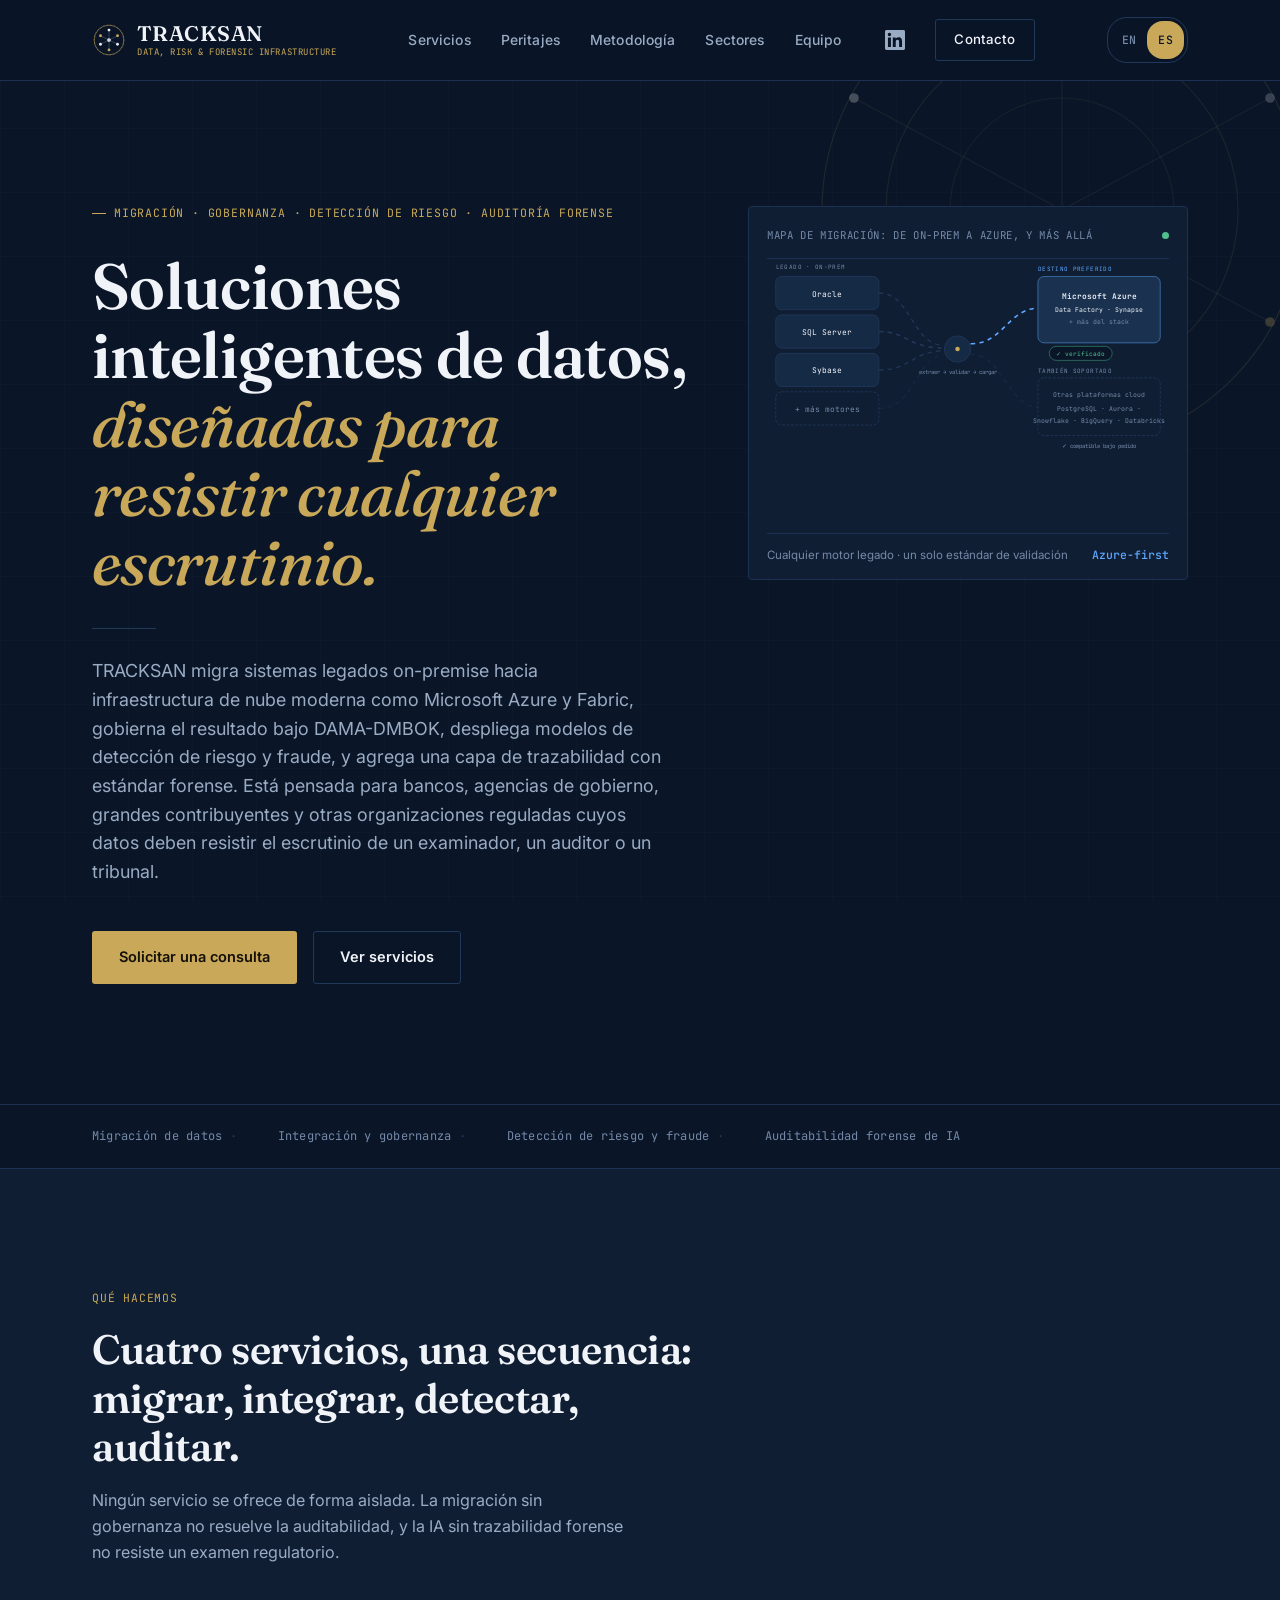
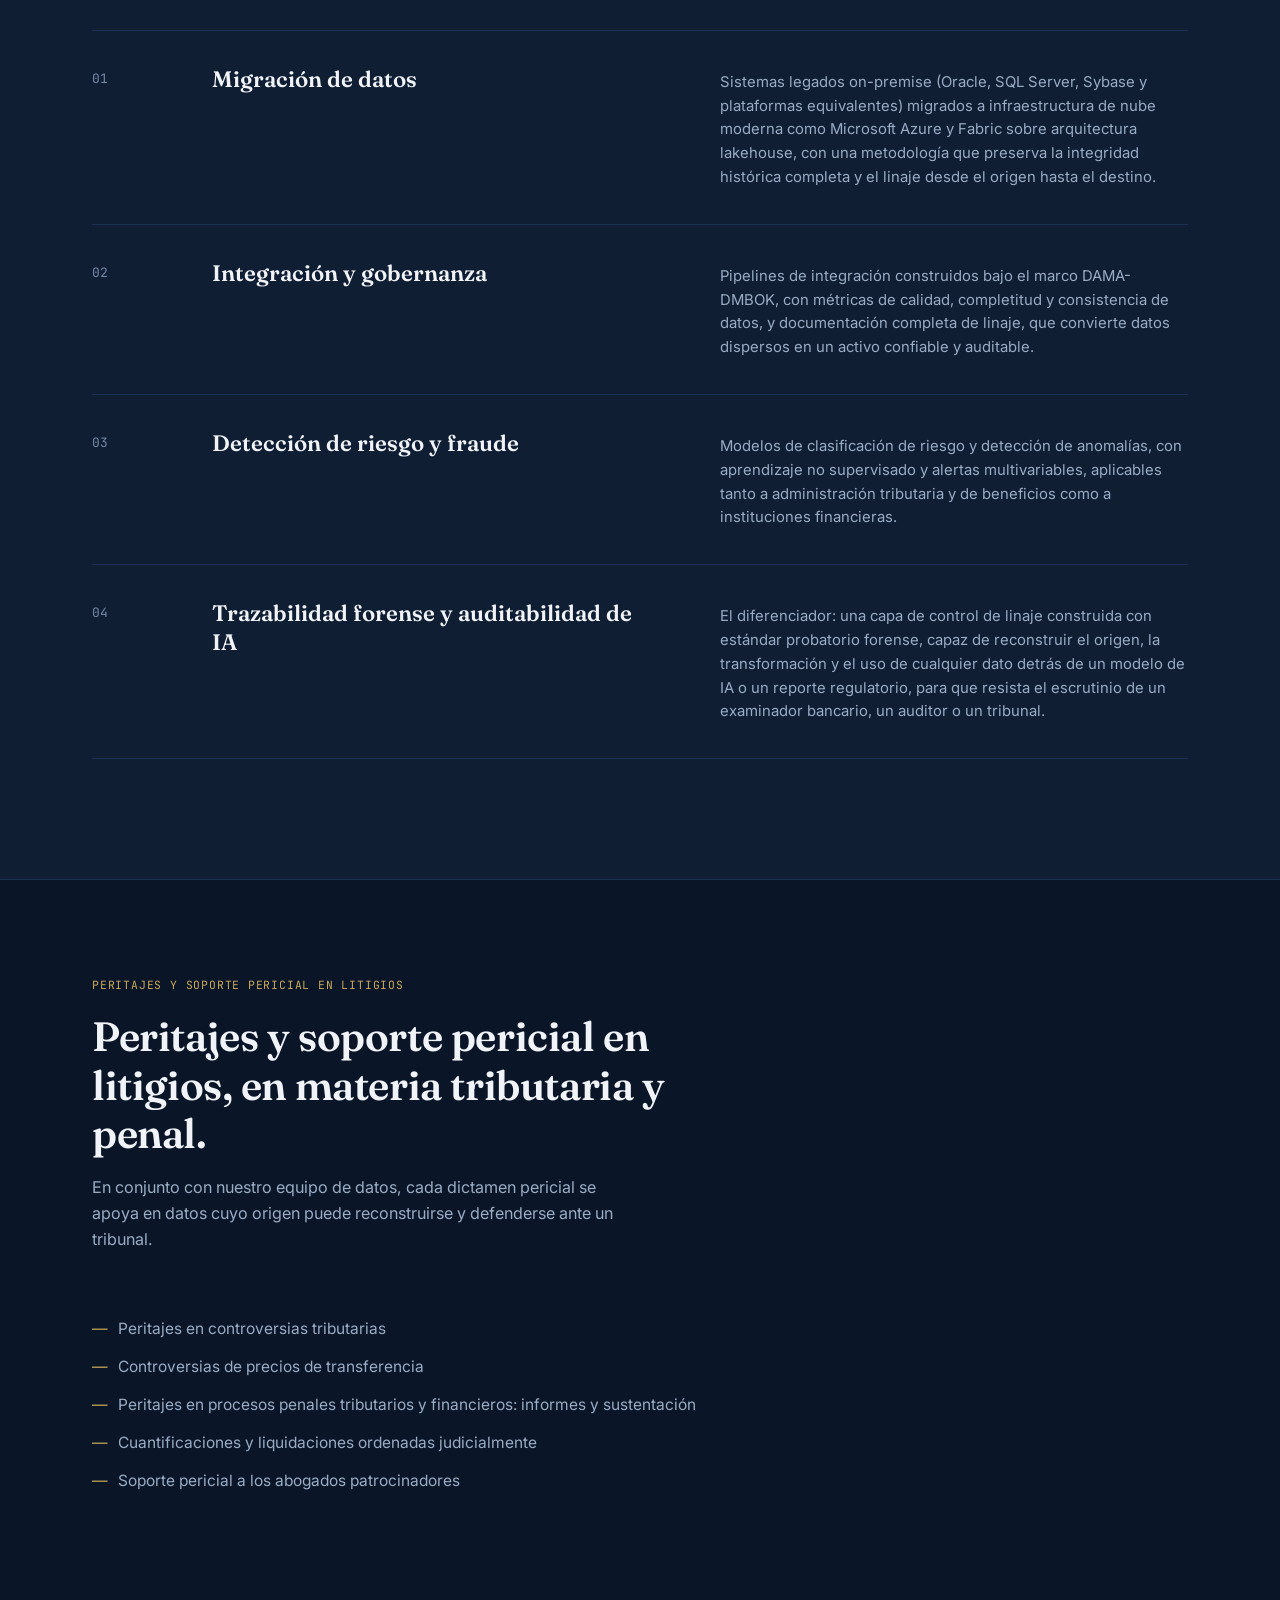
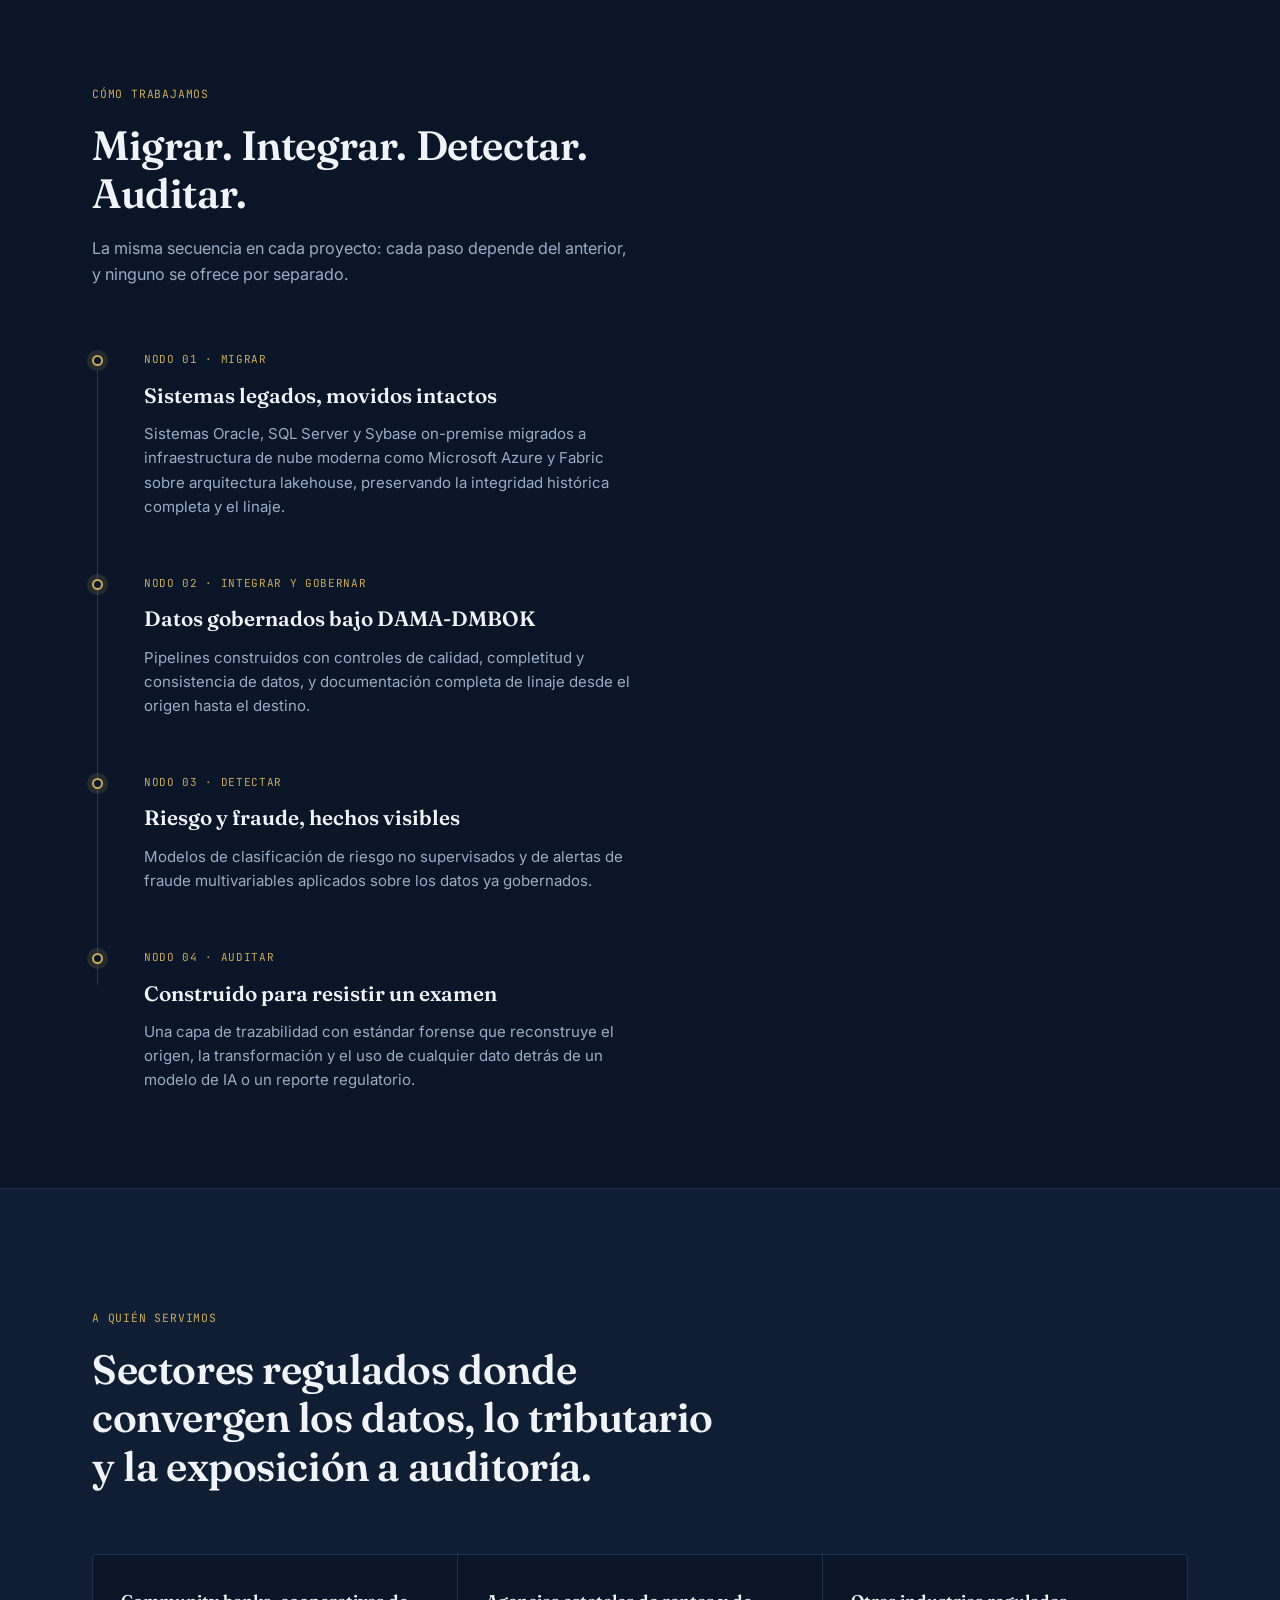
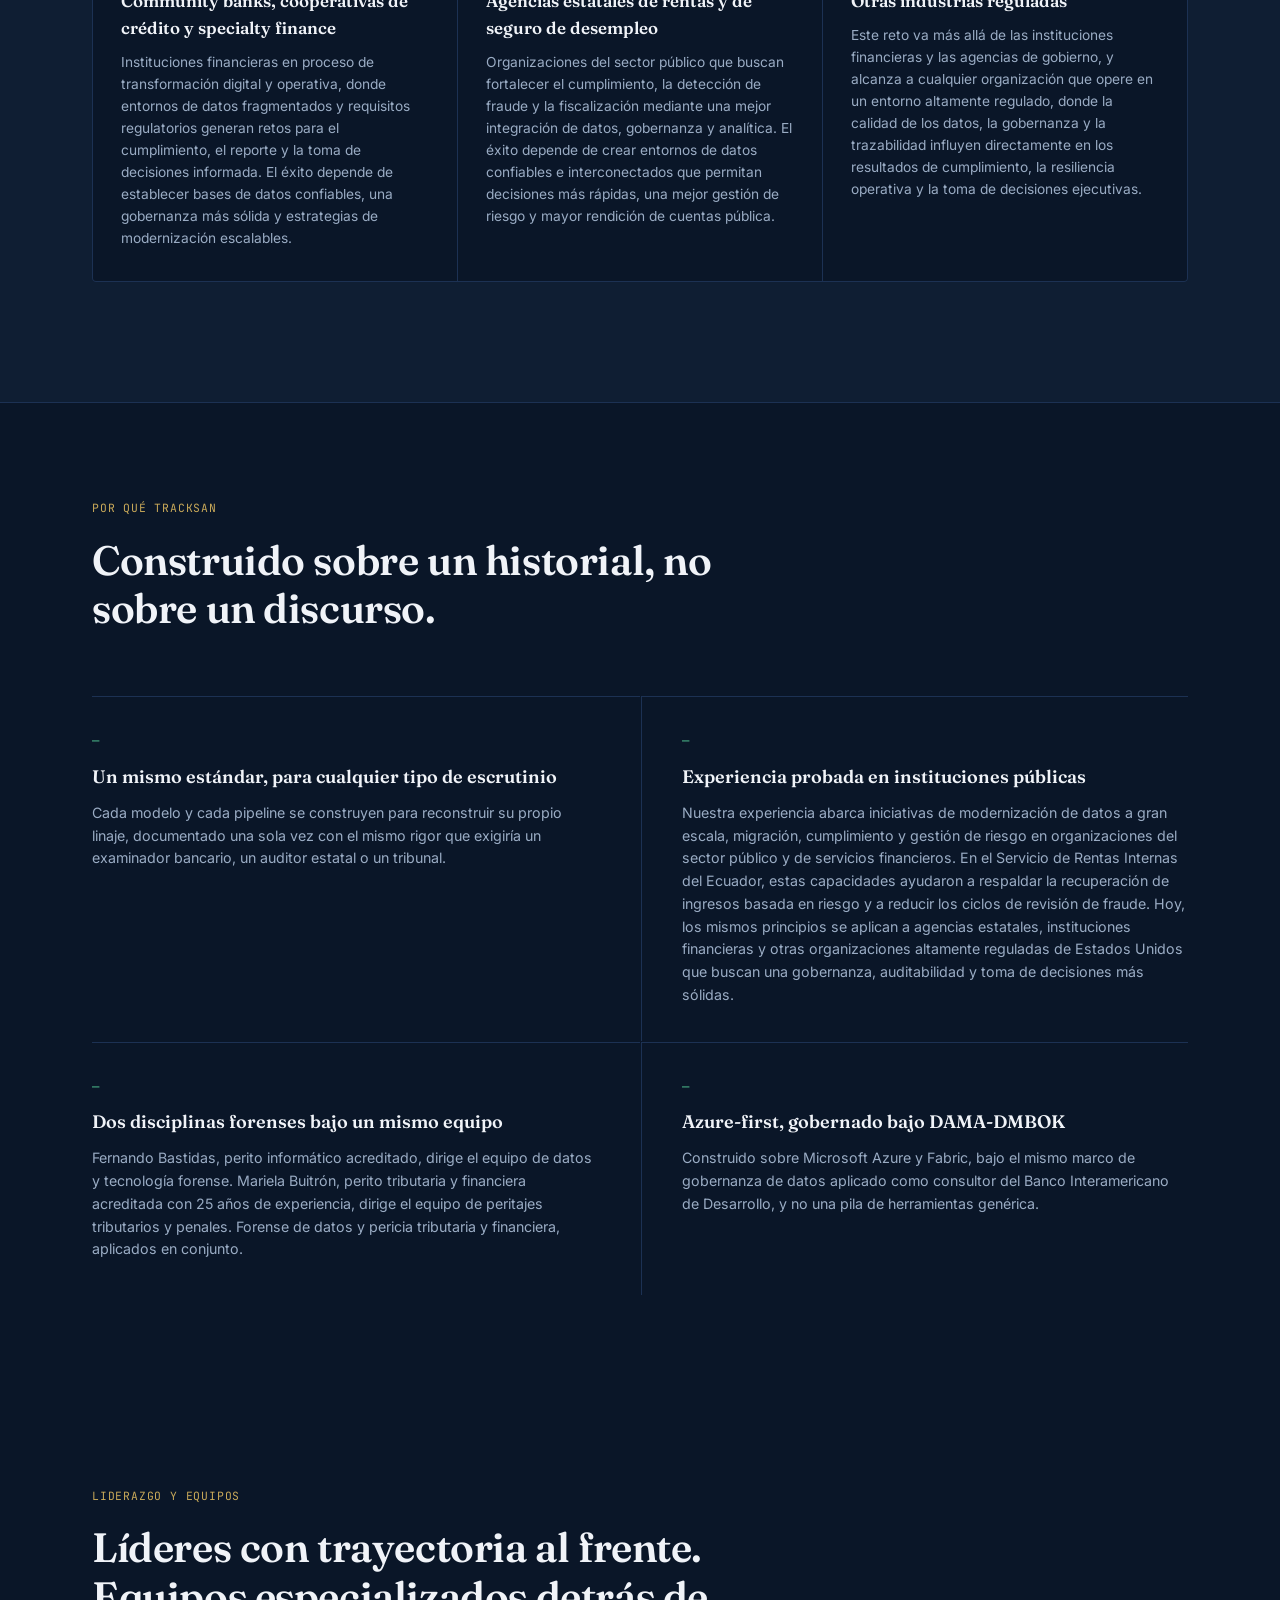
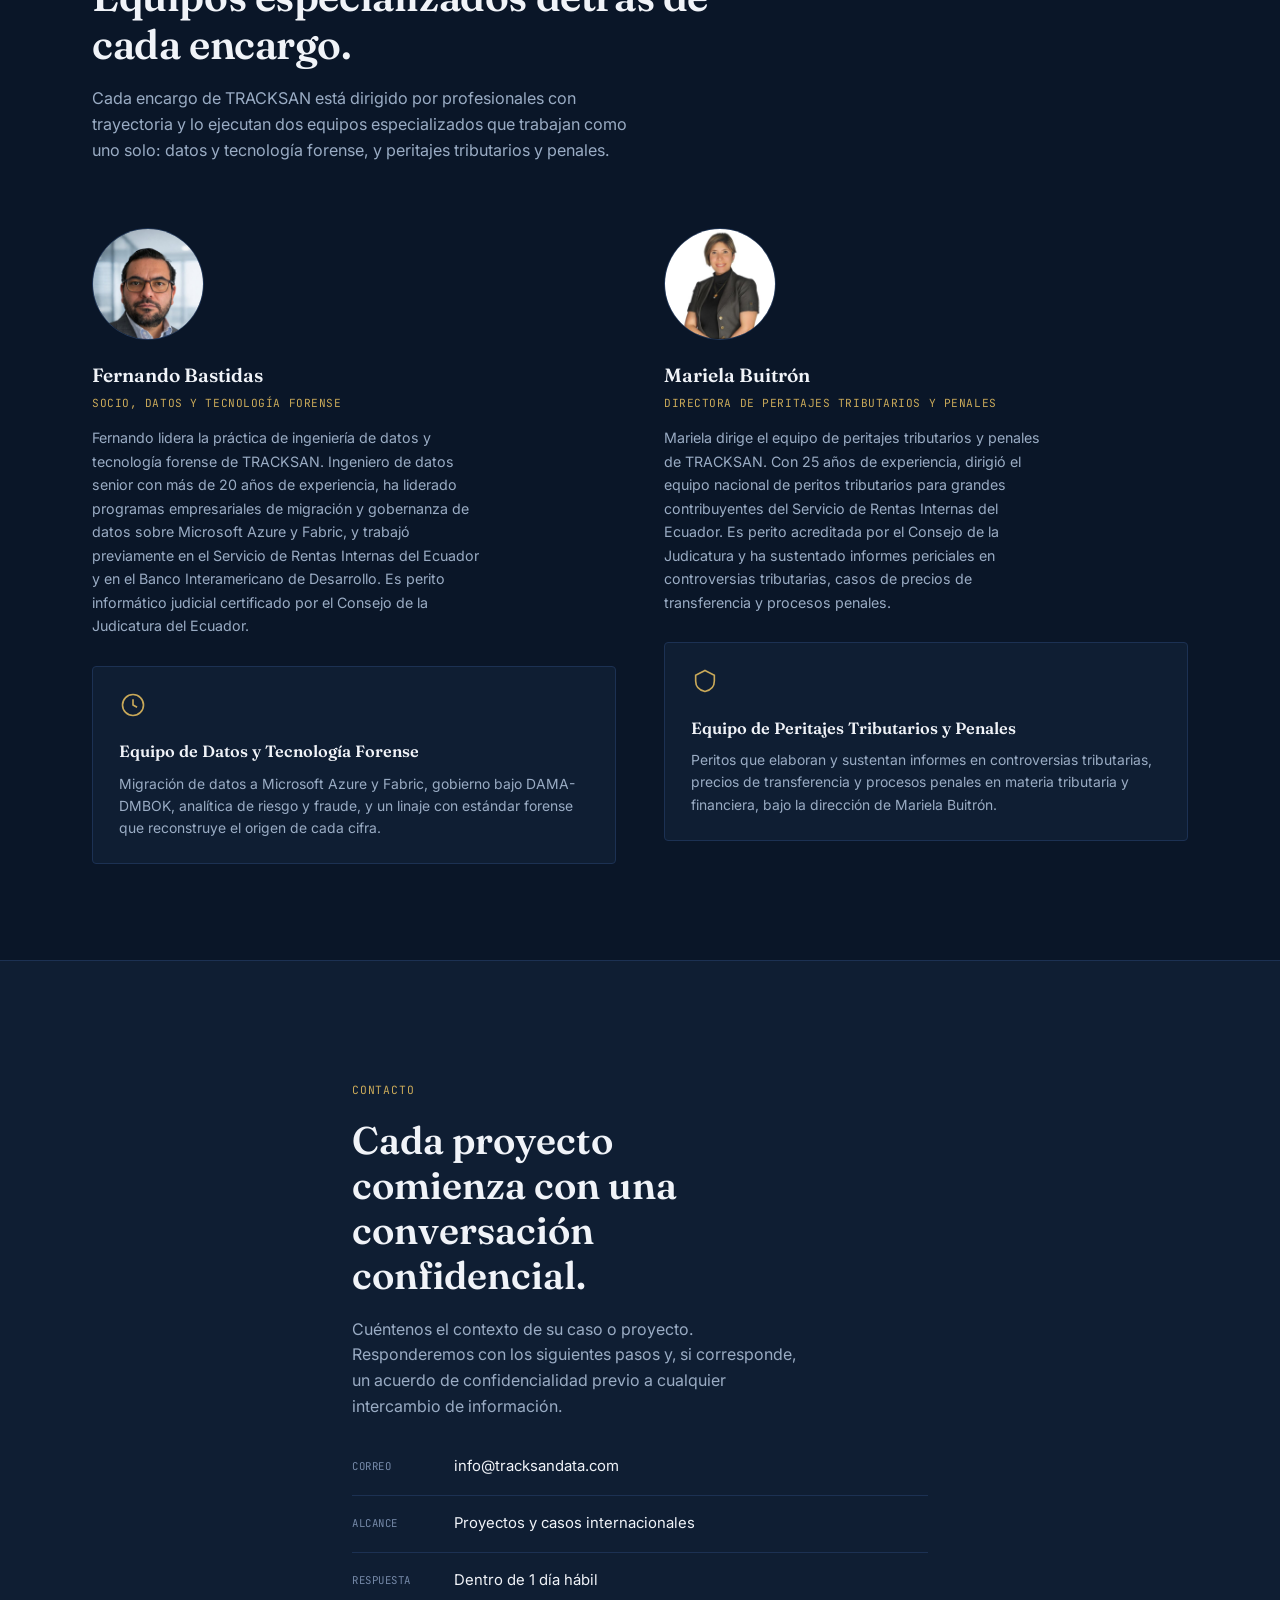
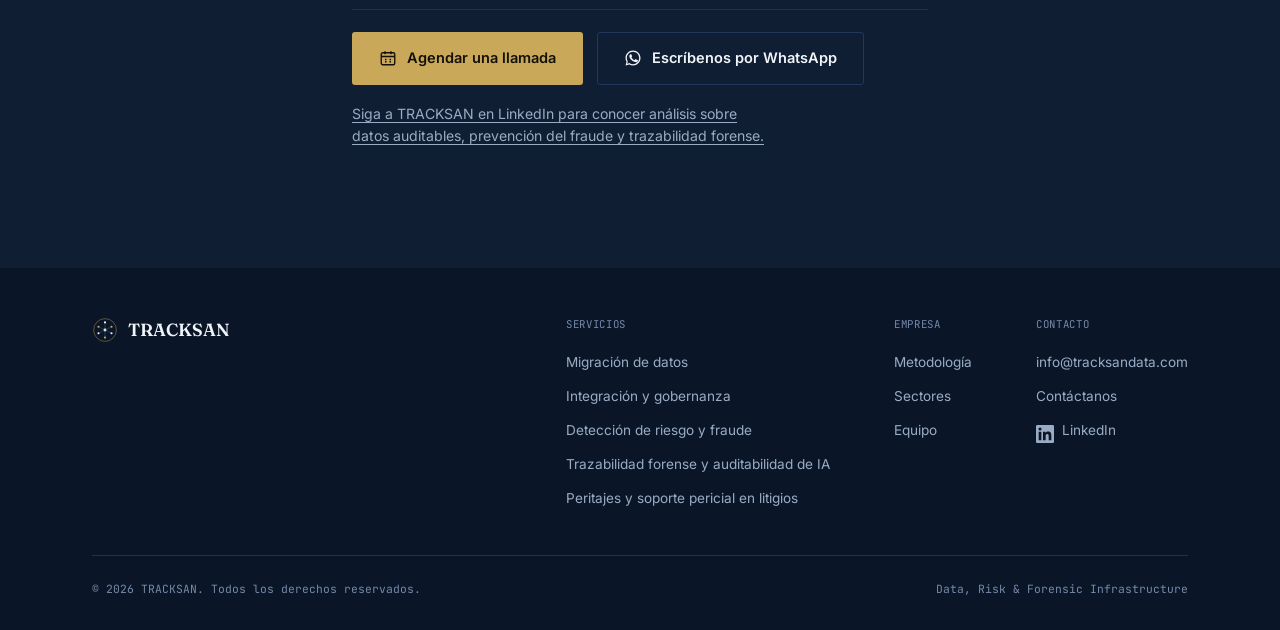
<file: es/index.html>
<!DOCTYPE html>
<html lang="es" id="htmlRoot">
<head>
<meta charset="UTF-8">
<meta name="viewport" content="width=device-width, initial-scale=1.0">
<title>TRACKSAN — Infraestructura de datos auditable para banca, gobierno y sectores regulados</title>
<meta name="description" content="TRACKSAN migra datos heredados a infraestructura de nube moderna como Azure y Fabric, los gobierna bajo DAMA-DMBOK, despliega detección de riesgo y fraude, y añade trazabilidad con estándar forense para community banks, cooperativas de crédito y agencias estatales de gobierno.">

<link rel="canonical" href="https://www.tracksandata.com/es/">
<link rel="alternate" hreflang="en" href="https://www.tracksandata.com/">
<link rel="alternate" hreflang="es" href="https://www.tracksandata.com/es/">
<link rel="alternate" hreflang="x-default" href="https://www.tracksandata.com/">

<meta property="og:type" content="website">
<meta property="og:site_name" content="TRACKSAN">
<meta property="og:title" content="TRACKSAN — Infraestructura de datos auditable para banca, gobierno y sectores regulados">
<meta property="og:description" content="Migramos datos heredados a Azure y Fabric, los gobernamos bajo DAMA-DMBOK, detectamos riesgos y fraude, y añadimos trazabilidad con estándar forense.">
<meta property="og:url" content="https://www.tracksandata.com/es/">
<meta property="og:image" content="https://www.tracksandata.com/assets/img/og-tracksan-es.png">
<meta property="og:image:width" content="1200">
<meta property="og:image:height" content="627">
<meta property="og:image:alt" content="TRACKSAN — Soluciones inteligentes de datos, diseñadas para resistir cualquier escrutinio.">
<meta property="og:locale" content="es_LA">
<meta property="og:locale:alternate" content="en_US">
<meta name="twitter:card" content="summary_large_image">
<meta name="twitter:title" content="TRACKSAN — Infraestructura de datos auditable">
<meta name="twitter:description" content="Migración de datos, gobernanza, detección de fraude y trazabilidad forense para organizaciones reguladas.">
<meta name="twitter:image" content="https://www.tracksandata.com/assets/img/og-tracksan-es.png">

<link rel="icon" href="/favicon.svg" type="image/svg+xml">
<link rel="icon" href="/favicon-32.png" sizes="32x32" type="image/png">
<link rel="apple-touch-icon" href="/apple-touch-icon.png">
<meta name="theme-color" content="#0A1628">

<link rel="preconnect" href="https://fonts.googleapis.com">
<link rel="preconnect" href="https://fonts.gstatic.com" crossorigin>
<link href="https://fonts.googleapis.com/css2?family=Fraunces:opsz,wght@9..144,400;9..144,500;9..144,600;9..144,700&family=Inter:wght@400;500;600;700&family=JetBrains+Mono:wght@400;500&display=swap" rel="stylesheet">
<link rel="stylesheet" href="../assets/css/styles.css">

<script type="application/ld+json">
{
  "@context": "https://schema.org",
  "@type": "ProfessionalService",
  "@id": "https://www.tracksandata.com/#organization",
  "name": "TRACKSAN",
  "url": "https://www.tracksandata.com/",
  "image": "https://www.tracksandata.com/assets/img/og-tracksan.png",
  "description": "Infraestructura de datos auditable para bancos, agencias de gobierno y organizaciones reguladas: migración de datos a Azure y Fabric, gobernanza bajo DAMA-DMBOK, detección de riesgo y fraude, y trazabilidad forense.",
  "email": "info@tracksandata.com",
  "telephone": "+1-858-365-0095",
  "areaServed": [
    { "@type": "Country", "name": "United States" },
    { "@type": "Place", "name": "Latin America" }
  ],
  "knowsAbout": [
    "Data migration", "Microsoft Azure", "Microsoft Fabric", "Data governance",
    "DAMA-DMBOK", "Fraud detection", "Risk analytics", "Forensic traceability",
    "AI auditability", "Expert witness services", "Tax controversy and litigation support",
    "Criminal tax and white-collar matters", "Transfer pricing disputes"
  ],
  "sameAs": ["https://www.linkedin.com/company/105199540/"],
  "employee": [
    {
      "@type": "Person",
      "name": "Fernando Bastidas",
      "jobTitle": "Partner, Data & Forensic Technology"
    },
    {
      "@type": "Person",
      "name": "Mariela Buitrón",
      "jobTitle": "Head of Tax & Criminal Expert Witness Practice"
    }
  ]
}
</script>
</head>
<body>
<a class="skip-link" href="#main" data-i18n="a11y.skip">Saltar al contenido</a>

<!-- ============ TOPBAR ============ -->
<header class="top">
  <div class="wrap top-inner">
    <a href="#top" class="logo">
      <svg class="logo-mark" viewBox="0 0 48 48" fill="none">
        <circle cx="24" cy="24" r="21" stroke="#C9A959" stroke-width="1.4" opacity="0.55"/>
        <circle cx="24" cy="24" r="21" stroke="#C9A959" stroke-width="1.4" opacity="0.35" stroke-dasharray="2 3"/>
        <circle cx="24" cy="10" r="2" fill="#F0F3F8"/>
        <circle cx="36" cy="18" r="2" fill="#C9A959"/>
        <circle cx="36" cy="30" r="2" fill="#F0F3F8"/>
        <circle cx="24" cy="38" r="2" fill="#C9A959"/>
        <circle cx="12" cy="30" r="2" fill="#F0F3F8"/>
        <circle cx="12" cy="18" r="2" fill="#C9A959"/>
        <circle cx="24" cy="24" r="2.6" fill="#F0F3F8"/>
        <path d="M24 24L24 10M24 24L36 18M24 24L36 30M24 24L24 38M24 24L12 30M24 24L12 18" stroke="#9AACC4" stroke-width="0.8" opacity="0.5"/>
      </svg>
      <span class="logo-text">TRACKSAN<span class="tagline">Data, Risk &amp; Forensic Infrastructure</span></span>
    </a>

    <nav class="main-nav" id="mainNav">
      <div class="nav-links">
        <a href="#practice" data-i18n="nav.services">Servicios</a>
        <a href="#expertwitness" data-i18n="nav.expertwitness">Peritajes</a>
        <a href="#method" data-i18n="nav.method">Metodología</a>
        <a href="#sectors" data-i18n="nav.sectors">Sectores</a>
        <a href="#team" data-i18n="nav.team">Equipo</a>
      </div>
      <div class="nav-right">
        <a class="social-link" href="https://www.linkedin.com/company/105199540/" target="_blank" rel="noopener" aria-label="TRACKSAN on LinkedIn">
          <svg aria-hidden="true" width="20" height="20" viewBox="0 0 24 24" fill="currentColor">
            <path d="M20.45 20.45h-3.56v-5.57c0-1.33-.02-3.04-1.85-3.04-1.85 0-2.14 1.45-2.14 2.94v5.67H9.34V9h3.42v1.56h.05c.48-.9 1.64-1.85 3.37-1.85 3.6 0 4.27 2.37 4.27 5.46v6.28zM5.34 7.43a2.06 2.06 0 1 1 0-4.13 2.06 2.06 0 0 1 0 4.13zM7.12 20.45H3.56V9h3.56v11.45zM22.22 0H1.77C.79 0 0 .77 0 1.73v20.54C0 23.23.79 24 1.77 24h20.45c.98 0 1.78-.77 1.78-1.73V1.73C24 .77 23.2 0 22.22 0z"/>
          </svg>
        </a>
        <a href="#contact" class="btn-nav-contact" data-i18n="nav.contact">Contacto</a>
      </div>
    </nav>

    <div style="display:flex; align-items:center; gap:14px;">
      <div class="lang-toggle" role="group" aria-label="Language">
        <a href="/" id="langEN">EN</a>
        <a href="/es/" id="langES" class="active">ES</a>
      </div>
      <button class="nav-toggle" id="navToggle" aria-label="Open menu">
        <svg width="22" height="22" viewBox="0 0 24 24" fill="none" stroke="currentColor" stroke-width="1.8"><line x1="3" y1="6" x2="21" y2="6"/><line x1="3" y1="12" x2="21" y2="12"/><line x1="3" y1="18" x2="21" y2="18"/></svg>
      </button>
    </div>
  </div>
</header>

<main id="main">
<!-- ============ HERO ============ -->
<div id="top"></div>
<section class="hero">
  <svg class="hero-mesh" viewBox="0 0 400 400" fill="none">
    <circle cx="200" cy="200" r="150" stroke="#C9A959" stroke-width="0.7" opacity="0.25"/>
    <circle cx="200" cy="200" r="110" stroke="#C9A959" stroke-width="0.7" opacity="0.2"/>
    <circle cx="200" cy="200" r="70" stroke="#C9A959" stroke-width="0.7" opacity="0.15"/>
    <circle cx="200" cy="50" r="3" fill="#C9A959" opacity="0.6"/>
    <circle cx="330" cy="130" r="3" fill="#F0F3F8" opacity="0.4"/>
    <circle cx="330" cy="270" r="3" fill="#C9A959" opacity="0.5"/>
    <circle cx="200" cy="350" r="3" fill="#F0F3F8" opacity="0.3"/>
    <circle cx="70" cy="270" r="3" fill="#C9A959" opacity="0.4"/>
    <circle cx="70" cy="130" r="3" fill="#F0F3F8" opacity="0.5"/>
    <path d="M200 200L200 50M200 200L330 130M200 200L330 270M200 200L200 350M200 200L70 270M200 200L70 130" stroke="#C9A959" stroke-width="0.5" opacity="0.25"/>
  </svg>

  <div class="wrap">
    <div>
      <span class="eyebrow" data-i18n="hero.eyebrow">Migración · Gobernanza · Detección de Riesgo · Auditoría Forense</span>
      <h1 class="hero-title" data-i18n="hero.title">Soluciones inteligentes de datos, <em>diseñadas para resistir cualquier escrutinio.</em></em></h1>
      <div class="hero-rule"></div>
      <p class="hero-lede hero-lede-full" data-i18n="hero.lede">TRACKSAN migra sistemas legados on-premise hacia infraestructura de nube moderna como Microsoft Azure y Fabric, gobierna el resultado bajo DAMA-DMBOK, despliega modelos de detección de riesgo y fraude, y agrega una capa de trazabilidad con estándar forense. Está pensada para bancos, agencias de gobierno, grandes contribuyentes y otras organizaciones reguladas cuyos datos deben resistir el escrutinio de un examinador, un auditor o un tribunal.</p>
      <p class="hero-lede hero-lede-short" data-i18n="hero.lede.short">Migramos, gobernamos, monitoreamos y auditamos datos regulados para que cada cifra pueda rastrearse hasta su origen ante un supervisor, un auditor o un tribunal.</p>
      <div class="hero-cta-row">
        <a href="#contact" class="btn btn-primary" data-i18n="hero.cta1">Solicitar una consulta</a>
        <a href="#practice" class="btn btn-ghost" data-i18n="hero.cta2">Ver servicios</a>
      </div>
    </div>

    <div class="hero-panel hero-panel--map reveal" id="migrationMap">
      <div class="hero-panel-head">
        <span class="tag" data-i18n="map.title">Mapa de migración: de on-prem a Azure, y más allá</span>
        <span class="dot pulse" id="mapDot"></span>
      </div>
      <div class="map-wrap">
        <svg viewBox="0 0 460 300" role="img" aria-label="Diagram: legacy on-premise systems such as Oracle, SQL Server and Sybase migrating primarily to Microsoft Azure, and optionally to other cloud platforms">
          <text x="10" y="12" class="map-group-tag" data-i18n="map.legacyTag">LEGADO · ON-PREM</text>

          <rect x="10" y="20" width="118" height="38" rx="7" fill="var(--surface-2)" stroke="var(--border-strong)"/>
          <text x="69" y="43" text-anchor="middle" class="map-node-title">Oracle</text>

          <rect x="10" y="64" width="118" height="38" rx="7" fill="var(--surface-2)" stroke="var(--border-strong)"/>
          <text x="69" y="87" text-anchor="middle" class="map-node-title">SQL Server</text>

          <rect x="10" y="108" width="118" height="38" rx="7" fill="var(--surface-2)" stroke="var(--border-strong)"/>
          <text x="69" y="131" text-anchor="middle" class="map-node-title">Sybase</text>

          <rect x="10" y="152" width="118" height="38" rx="7" fill="none" stroke="var(--border-strong)" stroke-dasharray="3 2"/>
          <text x="69" y="175" text-anchor="middle" class="map-node-title muted" data-i18n="map.moreChip">+ más motores</text>

          <path class="map-flow" d="M128,39 C165,39 165,97 202,99" stroke="var(--border-strong)"/>
          <path class="map-flow mid" d="M128,83 C160,83 160,101 202,102" stroke="var(--border-strong)"/>
          <path class="map-flow" d="M128,127 C165,127 165,106 202,105" stroke="var(--border-strong)"/>
          <path class="map-flow faint" d="M128,171 C170,171 170,112 202,110" stroke="var(--border-strong)"/>

          <circle cx="218" cy="103" r="15" fill="var(--surface-2)" stroke="var(--border-strong)"/>
          <circle cx="218" cy="103" r="2.6" fill="var(--gold)"/>
          <text x="218" y="132" text-anchor="middle" class="map-hub-caption" data-i18n="map.hubCaption">extraer → validar → cargar</text>

          <path class="map-flow mid" d="M233,97 C270,97 275,58 310,56" stroke="var(--azure)"/>
          <path class="map-flow faint" d="M233,109 C270,109 275,168 310,170" stroke="var(--border-strong)"/>

          <text x="310" y="14" class="map-lane-tag" style="fill:var(--azure)" data-i18n="map.azureTag">DESTINO PREFERIDO</text>
          <rect x="310" y="20" width="140" height="76" rx="7" fill="var(--azure-soft)" stroke="var(--azure)" stroke-opacity="0.55"/>
          <text x="380" y="46" text-anchor="middle" class="map-node-title" style="font-weight:600">Microsoft Azure</text>
          <text x="380" y="61" text-anchor="middle" class="map-node-title small">Data Factory · Synapse</text>
          <text x="380" y="74" text-anchor="middle" class="map-node-title small muted" data-i18n="map.azureMore">+ más del stack</text>

          <text x="310" y="130" class="map-lane-tag map-node-title muted" data-i18n="map.otherTag">TAMBIÉN SOPORTADO</text>
          <rect x="310" y="136" width="140" height="66" rx="7" fill="none" stroke="var(--border-strong)" stroke-dasharray="3 2"/>
          <text x="380" y="158" text-anchor="middle" class="map-node-title small muted" data-i18n="map.otherTitle">Otras plataformas cloud</text>
          <text x="380" y="174" text-anchor="middle" class="map-node-title small muted">PostgreSQL · Aurora ·</text>
          <text x="380" y="188" text-anchor="middle" class="map-node-title small muted">Snowflake · BigQuery · Databricks</text>

          <g class="map-badge" data-badge>
            <rect x="323" y="100" width="72" height="16" rx="8" fill="var(--bg)" stroke="var(--signal)" stroke-opacity="0.5"/>
            <text x="359" y="111" text-anchor="middle" style="font-family:var(--font-mono); font-size:7px; fill:var(--signal)" data-i18n="map.verified">✓ verificado</text>
          </g>
          <g class="map-badge" data-badge>
            <text x="380" y="216" text-anchor="middle" style="font-family:var(--font-mono); font-size:6.5px; fill:var(--text-faint)" data-i18n="map.compatible">✓ compatible bajo pedido</text>
          </g>
        </svg>
      </div>
      <div class="map-foot">
        <span data-i18n="map.foot1">Cualquier motor legado · un solo estándar de validación</span>
        <span class="accent" data-i18n="map.foot2">Azure-first</span>
      </div>
    </div>
  </div>
</section>

<div class="trust-strip">
  <div class="wrap">
    <span class="item" data-i18n="trust.migration">Migración de datos <span class="dash">·</span></span></span>
    <span class="item" data-i18n="trust.governance">Integración y gobernanza <span class="dash">·</span></span></span>
    <span class="item" data-i18n="trust.risk">Detección de riesgo y fraude <span class="dash">·</span></span></span>
    <span class="item" data-i18n="trust.forensic">Auditabilidad forense de IA</span>
  </div>
</div>

<!-- ============ PRACTICE / SERVICES ============ -->
<section id="practice">
  <div class="wrap">
    <div class="section-head reveal">
      <span class="kicker" data-i18n="practice.kicker">Qué hacemos</span>
      <h2 class="section-title" data-i18n="practice.sectiontitle">Cuatro servicios, una secuencia: migrar, integrar, detectar, auditar.</h2>
      <p class="section-sub" data-i18n="practice.sectionsub">Ningún servicio se ofrece de forma aislada. La migración sin gobernanza no resuelve la auditabilidad, y la IA sin trazabilidad forense no resiste un examen regulatorio.</p>
    </div>

    <div class="service-list">
      <div class="service-row reveal">
        <span class="service-num">01</span>
        <div class="service-name" data-i18n="svc.migration.name">Migración de datos</div>
        <div class="service-desc" data-i18n="svc.migration.desc">Sistemas legados on-premise (Oracle, SQL Server, Sybase y plataformas equivalentes) migrados a infraestructura de nube moderna como Microsoft Azure y Fabric sobre arquitectura lakehouse, con una metodología que preserva la integridad histórica completa y el linaje desde el origen hasta el destino.</div>
      </div>
      <div class="service-row reveal">
        <span class="service-num">02</span>
        <div class="service-name" data-i18n="svc.governance.name">Integración y gobernanza</div>
        <div class="service-desc" data-i18n="svc.governance.desc">Pipelines de integración construidos bajo el marco DAMA-DMBOK, con métricas de calidad, completitud y consistencia de datos, y documentación completa de linaje, que convierte datos dispersos en un activo confiable y auditable.</div>
      </div>
      <div class="service-row reveal">
        <span class="service-num">03</span>
        <div class="service-name" data-i18n="svc.risk.name">Detección de riesgo y fraude</div>
        <div class="service-desc" data-i18n="svc.risk.desc">Modelos de clasificación de riesgo y detección de anomalías, con aprendizaje no supervisado y alertas multivariables, aplicables tanto a administración tributaria y de beneficios como a instituciones financieras.</div>
      </div>
      <div class="service-row reveal">
        <span class="service-num">04</span>
        <div class="service-name" data-i18n="svc.forensic.name">Trazabilidad forense y auditabilidad de IA</div>
        <div class="service-desc" data-i18n="svc.forensic.desc">El diferenciador: una capa de control de linaje construida con estándar probatorio forense, capaz de reconstruir el origen, la transformación y el uso de cualquier dato detrás de un modelo de IA o un reporte regulatorio, para que resista el escrutinio de un examinador bancario, un auditor o un tribunal.</div>
      </div>
    </div>
  </div>
</section>

<!-- ============ EXPERT WITNESS ============ -->
<section id="expertwitness" class="tight">
  <div class="wrap">
    <div class="section-head reveal">
      <span class="kicker" data-i18n="ew.kicker">Peritajes y soporte pericial en litigios</span>
      <h2 class="section-title" data-i18n="ew.title">Peritajes y soporte pericial en litigios, en materia tributaria y penal.</h2>
      <p class="section-sub" data-i18n="ew.sub">En conjunto con nuestro equipo de datos, cada dictamen pericial se apoya en datos cuyo origen puede reconstruirse y defenderse ante un tribunal.</p>
    </div>
    <ul class="ew-list reveal">
      <li data-i18n="ew.item1">Peritajes en controversias tributarias</li>
      <li data-i18n="ew.item2">Controversias de precios de transferencia</li>
      <li data-i18n="ew.item3">Peritajes en procesos penales tributarios y financieros: informes y sustentación</li>
      <li data-i18n="ew.item4">Cuantificaciones y liquidaciones ordenadas judicialmente</li>
      <li data-i18n="ew.item5">Soporte pericial a los abogados patrocinadores</li>
    </ul>
  </div>
</section>

<!-- ============ METHOD ============ -->
<section id="method" class="tight">
  <div class="wrap">
    <div class="section-head reveal">
      <span class="kicker" data-i18n="method.kicker">Cómo trabajamos</span>
      <h2 class="section-title" data-i18n="method.title">Migrar. Integrar. Detectar. Auditar.</h2>
      <p class="section-sub" data-i18n="method.sub">La misma secuencia en cada proyecto: cada paso depende del anterior, y ninguno se ofrece por separado.</p>
    </div>

    <div class="method-spine-wrap">
      <div class="method-step reveal">
        <span class="node-dot"></span><span class="method-connector"></span>
        <span class="m-label" data-i18n="method.n1">Nodo 01 · Migrar</span>
        <h3 data-i18n="method.t1">Sistemas legados, movidos intactos</h3>
        <p data-i18n="method.p1">Sistemas Oracle, SQL Server y Sybase on-premise migrados a infraestructura de nube moderna como Microsoft Azure y Fabric sobre arquitectura lakehouse, preservando la integridad histórica completa y el linaje.</p>
      </div>
      <div class="method-step reveal">
        <span class="node-dot"></span><span class="method-connector"></span>
        <span class="m-label" data-i18n="method.n2">Nodo 02 · Integrar y Gobernar</span>
        <h3 data-i18n="method.t2">Datos gobernados bajo DAMA-DMBOK</h3>
        <p data-i18n="method.p2">Pipelines construidos con controles de calidad, completitud y consistencia de datos, y documentación completa de linaje desde el origen hasta el destino.</p>
      </div>
      <div class="method-step reveal">
        <span class="node-dot"></span><span class="method-connector"></span>
        <span class="m-label" data-i18n="method.n3">Nodo 03 · Detectar</span>
        <h3 data-i18n="method.t3">Riesgo y fraude, hechos visibles</h3>
        <p data-i18n="method.p3">Modelos de clasificación de riesgo no supervisados y de alertas de fraude multivariables aplicados sobre los datos ya gobernados.</p>
      </div>
      <div class="method-step reveal">
        <span class="node-dot"></span>
        <span class="m-label" data-i18n="method.n4">Nodo 04 · Auditar</span>
        <h3 data-i18n="method.t4">Construido para resistir un examen</h3>
        <p data-i18n="method.p4">Una capa de trazabilidad con estándar forense que reconstruye el origen, la transformación y el uso de cualquier dato detrás de un modelo de IA o un reporte regulatorio.</p>
      </div>
    </div>
  </div>
</section>

<!-- ============ SECTORS ============ -->
<section id="sectors">
  <div class="wrap">
    <div class="section-head reveal">
      <span class="kicker" data-i18n="sectors.kicker">A quién servimos</span>
      <h2 class="section-title" data-i18n="sectors.title">Sectores regulados donde convergen los datos, lo tributario y la exposición a auditoría.</h2>
    </div>

    <div class="sector-grid reveal">
      <div class="sector-cell">
        <h3 data-i18n="sec1.h">Community banks, cooperativas de crédito y specialty finance</h3>
        <p data-i18n="sec1.p">Instituciones financieras en proceso de transformación digital y operativa, donde entornos de datos fragmentados y requisitos regulatorios generan retos para el cumplimiento, el reporte y la toma de decisiones informada. El éxito depende de establecer bases de datos confiables, una gobernanza más sólida y estrategias de modernización escalables.</p>
      </div>
      <div class="sector-cell">
        <h3 data-i18n="sec2.h">Agencias estatales de rentas y de seguro de desempleo</h3>
        <p data-i18n="sec2.p">Organizaciones del sector público que buscan fortalecer el cumplimiento, la detección de fraude y la fiscalización mediante una mejor integración de datos, gobernanza y analítica. El éxito depende de crear entornos de datos confiables e interconectados que permitan decisiones más rápidas, una mejor gestión de riesgo y mayor rendición de cuentas pública.</p>
      </div>
      <div class="sector-cell">
        <h3 data-i18n="sec3.h">Otras industrias reguladas</h3>
        <p data-i18n="sec3.p">Este reto va más allá de las instituciones financieras y las agencias de gobierno, y alcanza a cualquier organización que opere en un entorno altamente regulado, donde la calidad de los datos, la gobernanza y la trazabilidad influyen directamente en los resultados de cumplimiento, la resiliencia operativa y la toma de decisiones ejecutivas.</p>
      </div>
    </div>
  </div>
</section>

<!-- ============ WHY ============ -->
<section class="tight">
  <div class="wrap">
    <div class="section-head reveal">
      <span class="kicker" data-i18n="why.kicker">Por qué TRACKSAN</span>
      <h2 class="section-title" data-i18n="why.title">Construido sobre un historial, no sobre un discurso.</h2>
    </div>

    <div class="why-grid">
      <div class="why-item reveal">
        <span class="why-mark">—</span>
        <h3 data-i18n="why1.h">Un mismo estándar, para cualquier tipo de escrutinio</h3>
        <p data-i18n="why1.p">Cada modelo y cada pipeline se construyen para reconstruir su propio linaje, documentado una sola vez con el mismo rigor que exigiría un examinador bancario, un auditor estatal o un tribunal.</p>
      </div>
      <div class="why-item reveal">
        <span class="why-mark">—</span>
        <h3 data-i18n="why2.h">Experiencia probada en instituciones públicas</h3>
        <p data-i18n="why2.p">Nuestra experiencia abarca iniciativas de modernización de datos a gran escala, migración, cumplimiento y gestión de riesgo en organizaciones del sector público y de servicios financieros. En el Servicio de Rentas Internas del Ecuador, estas capacidades ayudaron a respaldar la recuperación de ingresos basada en riesgo y a reducir los ciclos de revisión de fraude. Hoy, los mismos principios se aplican a agencias estatales, instituciones financieras y otras organizaciones altamente reguladas de Estados Unidos que buscan una gobernanza, auditabilidad y toma de decisiones más sólidas.</p>
      </div>
      <div class="why-item reveal">
        <span class="why-mark">—</span>
        <h3 data-i18n="why3.h">Dos disciplinas forenses bajo un mismo equipo</h3>
        <p data-i18n="why3.p">Fernando Bastidas, perito informático acreditado, dirige el equipo de datos y tecnología forense. Mariela Buitrón, perito tributaria y financiera acreditada con 25 años de experiencia, dirige el equipo de peritajes tributarios y penales. Forense de datos y pericia tributaria y financiera, aplicados en conjunto.</p>
      </div>
      <div class="why-item reveal">
        <span class="why-mark">—</span>
        <h3 data-i18n="why4.h">Azure-first, gobernado bajo DAMA-DMBOK</h3>
        <p data-i18n="why4.p">Construido sobre Microsoft Azure y Fabric, bajo el mismo marco de gobernanza de datos aplicado como consultor del Banco Interamericano de Desarrollo, y no una pila de herramientas genérica.</p>
      </div>
    </div>
  </div>
</section>

<!-- ============ TEAM ============ -->
<section id="team" class="tight">
  <div class="wrap">
    <div class="section-head reveal">
      <span class="kicker" data-i18n="team.kicker">Liderazgo y equipos</span>
      <h2 class="section-title" data-i18n="team.title">Líderes con trayectoria al frente. Equipos especializados detrás de cada encargo.</h2>
      <p class="section-sub" data-i18n="team.sub">Cada encargo de TRACKSAN está dirigido por profesionales con trayectoria y lo ejecutan dos equipos especializados que trabajan como uno solo: datos y tecnología forense, y peritajes tributarios y penales.</p>
    </div>

    <div class="team-grid">
      <div class="team-col reveal">
        <div class="team-card">
          <img src="../assets/img/fernando.jpg" alt="Fernando Bastidas, Partner, Data &amp; Forensic Technology" class="team-photo" width="120" height="120" loading="lazy" decoding="async">
          <h3 class="team-name">Fernando Bastidas</h3>
          <span class="team-role" data-i18n="team.fernando.role">Socio, Datos y Tecnología Forense</span>
          <p data-i18n="team.fernando.bio">Fernando lidera la práctica de ingeniería de datos y tecnología forense de TRACKSAN. Ingeniero de datos senior con más de 20 años de experiencia, ha liderado programas empresariales de migración y gobernanza de datos sobre Microsoft Azure y Fabric, y trabajó previamente en el Servicio de Rentas Internas del Ecuador y en el Banco Interamericano de Desarrollo. Es perito informático judicial certificado por el Consejo de la Judicatura del Ecuador.</p>
        </div>
        <div class="team-unit">
          <svg class="team-unit-icon" width="28" height="28" viewBox="0 0 24 24" fill="none" stroke="#C9A959" stroke-width="1.4" aria-hidden="true"><circle cx="12" cy="12" r="9"/><path d="M12 7v5l3.5 2"/></svg>
          <h3 data-i18n="team.unit1.name">Equipo de Datos y Tecnología Forense</h3>
          <p data-i18n="team.unit1.desc">Migración de datos a Microsoft Azure y Fabric, gobierno bajo DAMA-DMBOK, analítica de riesgo y fraude, y un linaje con estándar forense que reconstruye el origen de cada cifra.</p>
        </div>
      </div>
      <div class="team-col reveal">
        <div class="team-card">
          <img src="../assets/img/mariela.jpg" alt="Mariela Buitrón, Head of Tax &amp; Criminal Expert Witness Practice" class="team-photo" width="120" height="120" loading="lazy" decoding="async">
          <h3 class="team-name">Mariela Buitrón</h3>
          <span class="team-role" data-i18n="team.mariela.role">Directora de Peritajes Tributarios y Penales</span>
          <p data-i18n="team.mariela.bio">Mariela dirige el equipo de peritajes tributarios y penales de TRACKSAN. Con 25 años de experiencia, dirigió el equipo nacional de peritos tributarios para grandes contribuyentes del Servicio de Rentas Internas del Ecuador. Es perito acreditada por el Consejo de la Judicatura y ha sustentado informes periciales en controversias tributarias, casos de precios de transferencia y procesos penales.</p>
        </div>
        <div class="team-unit">
          <svg class="team-unit-icon" width="28" height="28" viewBox="0 0 24 24" fill="none" stroke="#C9A959" stroke-width="1.4" aria-hidden="true"><path d="M12 3l8 4v5c0 5-3.5 8-8 9-4.5-1-8-4-8-9V7l8-4z"/></svg>
          <h3 data-i18n="team.unit2.name">Equipo de Peritajes Tributarios y Penales</h3>
          <p data-i18n="team.unit2.desc">Peritos que elaboran y sustentan informes en controversias tributarias, precios de transferencia y procesos penales en materia tributaria y financiera, bajo la dirección de Mariela Buitrón.</p>
        </div>
      </div>
    </div>
  </div>
</section>

<!-- ============ CONTACT ============ -->
<section id="contact">
  <div class="wrap contact-grid">
    <div class="contact-copy reveal">
      <span class="kicker" data-i18n="contact.kicker">Contacto</span>
      <h2 data-i18n="contact.title">Cada proyecto comienza con una conversación confidencial.</h2>
      <p data-i18n="contact.body">Cuéntenos el contexto de su caso o proyecto. Responderemos con los siguientes pasos y, si corresponde, un acuerdo de confidencialidad previo a cualquier intercambio de información.</p>

      <div class="contact-methods">
        <div class="contact-method"><span class="lbl" data-i18n="contact.email">Correo</span> <a href="mailto:info@tracksandata.com">info@tracksandata.com</a></div>
        <div class="contact-method"><span class="lbl" data-i18n="contact.scope">Alcance</span> <span data-i18n="contact.scopeval">Proyectos y casos internacionales</span></div>
        <div class="contact-method"><span class="lbl" data-i18n="contact.response">Respuesta</span> <span data-i18n="contact.responseval">Dentro de 1 día hábil</span></div>
      </div>

      <div class="contact-actions">
        <button type="button" class="btn btn-primary btn-schedule" data-cal-namespace="consultation" data-cal-link="fernando-j.-bastidas-zyu76y" data-cal-config='{"layout":"month_view"}'>
          <svg width="18" height="18" viewBox="0 0 24 24" fill="none" stroke="currentColor" stroke-width="1.8" aria-hidden="true"><rect x="3" y="5" width="18" height="16" rx="2"/><path d="M3 10h18M8 3v4M16 3v4"/><path d="M8 14h2M8 17h2M14 14h2M14 17h2"/></svg>
          <span data-i18n="contact.schedule">Agendar una llamada</span>
        </button>

        <a href="https://wa.me/18583650095" target="_blank" rel="noopener" class="btn btn-ghost btn-whatsapp">
          <svg width="18" height="18" viewBox="0 0 24 24" fill="currentColor" aria-hidden="true"><path d="M17.5 14.4c-.3-.1-1.6-.8-1.9-.9-.3-.1-.4-.1-.6.1-.2.3-.7.9-.8 1-.2.2-.3.2-.5.1-.3-.1-1.2-.4-2.2-1.4-.8-.7-1.4-1.6-1.5-1.9-.2-.3 0-.5.1-.6.1-.1.3-.3.4-.5.1-.1.2-.3.2-.4.1-.2 0-.3 0-.5-.1-.1-.6-1.5-.8-2-.2-.5-.4-.4-.6-.4h-.5c-.2 0-.5.1-.7.3-.2.3-1 1-1 2.3 0 1.4 1 2.7 1.1 2.9.1.2 2 3 4.8 4.3.7.3 1.2.5 1.6.6.7.2 1.3.2 1.8.1.5-.1 1.6-.7 1.9-1.3.2-.6.2-1.1.2-1.3 0-.1-.2-.2-.5-.3z"/><path d="M12 2C6.5 2 2 6.5 2 12c0 1.9.5 3.6 1.4 5.1L2 22l5.1-1.3C8.6 21.5 10.3 22 12 22c5.5 0 10-4.5 10-10S17.5 2 12 2zm0 18.2c-1.6 0-3.1-.4-4.4-1.2l-.3-.2-3 .8.8-2.9-.2-.3C4.2 15 3.8 13.5 3.8 12c0-4.5 3.7-8.2 8.2-8.2s8.2 3.7 8.2 8.2-3.7 8.2-8.2 8.2z"/></svg>
          <span data-i18n="contact.whatsapp">Escríbenos por WhatsApp</span>
        </a>
      </div>

      <p class="contact-linkedin">
        <a href="https://www.linkedin.com/company/105199540/" target="_blank" rel="noopener" data-i18n="contact.linkedin">Siga a TRACKSAN en LinkedIn para conocer análisis sobre datos auditables, prevención del fraude y trazabilidad forense.</a>
      </p>
    </div>
  </div>
</section>

</main>

<!-- ============ FOOTER ============ -->
<footer>
  <div class="wrap">
    <div class="footer-top">
      <a href="#top" class="footer-logo">
        <svg class="logo-mark" viewBox="0 0 48 48" fill="none">
          <circle cx="24" cy="24" r="21" stroke="#C9A959" stroke-width="1.4" opacity="0.55"/>
          <circle cx="24" cy="10" r="2" fill="#F0F3F8"/>
          <circle cx="36" cy="18" r="2" fill="#C9A959"/>
          <circle cx="36" cy="30" r="2" fill="#F0F3F8"/>
          <circle cx="24" cy="38" r="2" fill="#C9A959"/>
          <circle cx="12" cy="30" r="2" fill="#F0F3F8"/>
          <circle cx="12" cy="18" r="2" fill="#C9A959"/>
          <circle cx="24" cy="24" r="2.6" fill="#F0F3F8"/>
          <path d="M24 24L24 10M24 24L36 18M24 24L36 30M24 24L24 38M24 24L12 30M24 24L12 18" stroke="#9AACC4" stroke-width="0.8" opacity="0.5"/>
        </svg>
        <span class="footer-logo-text">TRACKSAN</span>
      </a>
      <div class="footer-cols">
        <div class="footer-col">
          <p class="footer-title" data-i18n="foot.services">Servicios</p>
          <a href="#practice" data-i18n="foot.s1">Migración de datos</a>
          <a href="#practice" data-i18n="foot.s2">Integración y gobernanza</a>
          <a href="#practice" data-i18n="foot.s3">Detección de riesgo y fraude</a>
          <a href="#practice" data-i18n="foot.s4">Trazabilidad forense y auditabilidad de IA</a>
          <a href="#expertwitness" data-i18n="foot.s5">Peritajes y soporte pericial en litigios</a>
        </div>
        <div class="footer-col">
          <p class="footer-title" data-i18n="foot.company">Empresa</p>
          <a href="#method" data-i18n="foot.c1">Metodología</a>
          <a href="#sectors" data-i18n="foot.c2">Sectores</a>
          <a href="#team" data-i18n="foot.c3">Equipo</a>
        </div>
        <div class="footer-col">
          <p class="footer-title" data-i18n="foot.contact">Contacto</p>
          <a href="mailto:info@tracksandata.com">info@tracksandata.com</a>
          <a href="#contact" data-i18n="foot.form">Contáctanos</a>
          <a class="footer-social" href="https://www.linkedin.com/company/105199540/" target="_blank" rel="noopener" aria-label="TRACKSAN on LinkedIn">
            <svg aria-hidden="true" width="18" height="18" viewBox="0 0 24 24" fill="currentColor"><path d="M20.45 20.45h-3.56v-5.57c0-1.33-.02-3.04-1.85-3.04-1.85 0-2.14 1.45-2.14 2.94v5.67H9.34V9h3.42v1.56h.05c.48-.9 1.64-1.85 3.37-1.85 3.6 0 4.27 2.37 4.27 5.46v6.28zM5.34 7.43a2.06 2.06 0 1 1 0-4.13 2.06 2.06 0 0 1 0 4.13zM7.12 20.45H3.56V9h3.56v11.45zM22.22 0H1.77C.79 0 0 .77 0 1.73v20.54C0 23.23.79 24 1.77 24h20.45c.98 0 1.78-.77 1.78-1.73V1.73C24 .77 23.2 0 22.22 0z"/></svg>
            <span data-i18n="foot.linkedin">LinkedIn</span>
          </a>
        </div>
      </div>
    </div>
    <div class="footer-bottom">
      <span data-i18n="foot.rights">© 2026 TRACKSAN. Todos los derechos reservados.</span>
      <span data-i18n="foot.tag">Data, Risk & Forensic Infrastructure</span>
    </div>
  </div>
</footer>

<script src="../assets/js/main.js"></script>

<script type="text/javascript">
  (function (C, A, L) { let p = function (a, ar) { a.q.push(ar); }; let d = C.document; C.Cal = C.Cal || function () { let cal = C.Cal; let ar = arguments; if (!cal.loaded) { cal.ns = {}; cal.q = cal.q || []; d.head.appendChild(d.createElement("script")).src = A; cal.loaded = true; } if (ar[0] === L) { const api = function () { p(api, arguments); }; const namespace = ar[1]; api.q = api.q || []; if (typeof namespace === "string") { cal.ns[namespace] = cal.ns[namespace] || api; p(cal.ns[namespace], ar); p(cal, ["initNamespace", namespace]); } else p(cal, ar); return; } p(cal, ar); }; })(window, "https://app.cal.com/embed/embed.js", "init");
  Cal("init", "consultation", {origin: "https://cal.com"});
  Cal.ns["consultation"]("ui", {
    "theme": "dark",
    "styles": {"branding": {"brandColor": "#C9A959"}},
    "hideEventTypeDetails": false,
    "layout": "month_view"
  });
</script>

</body>
</html>
</file>
<file: assets/css/styles.css>
:root{
    --bg:            #0A1628;
    --surface:       #0F1E33;
    --surface-2:     #152A45;
    --border:        #1C3153;
    --border-strong: #22385A;

    --text:          #F0F3F8;
    --text-dim:      #9AACC4;
    --text-faint:    #7589A8;

    --gold:          #C9A959;
    --gold-dim:      #9C8244;
    --gold-glow:     rgba(201, 169, 89, 0.14);

    --signal:        #4FBF8F;
    --signal-glow:   rgba(79, 191, 143, 0.14);

    --azure:         #5EA8FF;
    --azure-soft:    rgba(94, 168, 255, 0.14);

    --font-display: 'Fraunces', Georgia, serif;
    --font-body:    'Inter', -apple-system, sans-serif;
    --font-mono:    'JetBrains Mono', 'Courier New', monospace;

    --max: 1160px;
  }

  *{ margin:0; padding:0; box-sizing:border-box; }
  html{ scroll-behavior:smooth; }

  body{
    background:var(--bg);
    color:var(--text);
    font-family:var(--font-body);
    font-size:16px;
    line-height:1.6;
    -webkit-font-smoothing:antialiased;
    overflow-x:hidden;
  }

  body::before{
    content:"";
    position:fixed; inset:0;
    background-image:
      linear-gradient(rgba(255,255,255,0.014) 1px, transparent 1px),
      linear-gradient(90deg, rgba(255,255,255,0.014) 1px, transparent 1px);
    background-size: 64px 64px;
    pointer-events:none;
    z-index:0;
  }

  a{ color:inherit; text-decoration:none; }
  img{ max-width:100%; display:block; }
  ul{ list-style:none; }
  .wrap{ max-width:var(--max); margin:0 auto; padding:0 32px; position:relative; }
  ::selection{ background:var(--gold); color:#0A1628; }
  :focus-visible{ outline:2px solid var(--gold); outline-offset:3px; border-radius:2px; }

  @media (prefers-reduced-motion: reduce){
    *{ animation-duration:0.001ms !important; animation-iteration-count:1 !important; transition-duration:0.001ms !important; scroll-behavior:auto !important; }
  }

  /* ===================== ACCESSIBILITY ===================== */
  .skip-link{
    position:absolute; left:-9999px; top:0; padding:12px 16px;
    background:var(--gold); color:var(--bg); z-index:1000;
    font-family:var(--font-body); font-weight:600; border-radius:0 0 4px 0;
  }
  .skip-link:focus{ left:0; top:0; }

  [data-i18n], [data-i18n-ph]{ transition:opacity 0.15s ease; }
  .lang-fade{ opacity:0; }

  /* ===================== TOPBAR ===================== */
  header.top{
    position:fixed; top:0; left:0; right:0; z-index:100;
    background:rgba(10,22,40,0.86);
    backdrop-filter:blur(10px);
    border-bottom:1px solid var(--border);
  }
  .top-inner{ display:flex; align-items:center; justify-content:space-between; height:80px; gap:24px; }

  .logo{ display:flex; align-items:center; gap:11px; flex-shrink:0; }
  .logo-mark{ width:34px; height:34px; flex-shrink:0; }
  .logo-text{
    font-family:var(--font-display);
    font-size:1.32rem; font-weight:600; letter-spacing:0.02em;
    line-height:1;
  }
  .logo-text .tagline{
    display:block;
    font-family:var(--font-mono);
    font-size:0.56rem;
    letter-spacing:0.06em;
    color:var(--gold);
    font-weight:400;
    margin-top:3px;
    text-transform:uppercase;
  }

  nav.main-nav{ display:flex; align-items:center; gap:32px; }
  nav.main-nav a{
    font-size:0.87rem; color:var(--text-dim); font-weight:500;
    letter-spacing:0.01em; transition:color 0.2s ease;
  }
  nav.main-nav a:hover{ color:var(--text); }
  .nav-links{ display:flex; gap:30px; }
  .nav-right{ display:flex; align-items:center; gap:18px; }

  .social-link{
    display:inline-flex; align-items:center; justify-content:center;
    width:44px; height:44px; color:var(--text-dim); border-radius:50%;
    transition:color 0.2s ease, background 0.2s ease;
  }
  .social-link:hover{ color:var(--gold); background:var(--gold-glow); }

  .btn-nav-contact{
    padding:9px 18px;
    border:1px solid var(--border-strong);
    border-radius:3px;
    font-size:0.83rem !important;
    color:var(--text) !important;
    transition:all 0.2s ease;
    white-space:nowrap;
  }
  .btn-nav-contact:hover{ border-color:var(--gold); background:var(--gold-glow); color:var(--gold) !important; }

  .lang-toggle{
    display:flex; align-items:center;
    border:1px solid var(--border-strong);
    border-radius:20px;
    padding:3px;
    font-family:var(--font-mono);
    font-size:0.72rem;
    flex-shrink:0;
  }
  .lang-toggle a{
    background:none; border:none; cursor:pointer;
    display:inline-flex; align-items:center; justify-content:center;
    padding:5px 11px; min-height:38px; border-radius:16px;
    color:var(--text-faint);
    font-family:var(--font-mono); font-size:0.72rem; font-weight:500;
    letter-spacing:0.03em;
    transition:all 0.2s ease;
  }
  .lang-toggle a.active{
    background:var(--gold); color:#0A1628;
  }

  .nav-toggle{ display:none; background:none; border:none; color:var(--text); cursor:pointer; padding:8px; }

  /* ===================== HERO ===================== */
  .hero{ position:relative; padding:196px 0 120px; border-bottom:1px solid var(--border); overflow:hidden; }

  .hero-mesh{
    position:absolute; top:-10%; right:-8%; width:640px; height:640px;
    opacity:0.5; pointer-events:none; z-index:0;
  }

  .hero .wrap{ display:grid; grid-template-columns:1fr 440px; gap:56px; align-items:start; position:relative; z-index:1; }

  .eyebrow{
    display:inline-flex; align-items:center; gap:8px;
    font-family:var(--font-mono);
    font-size:0.72rem; letter-spacing:0.07em; text-transform:uppercase;
    color:var(--gold); margin-bottom:28px;
  }
  .eyebrow::before{ content:""; width:14px; height:1px; background:var(--gold); }

  h1.hero-title{
    font-family:var(--font-display);
    font-size:clamp(2.5rem, 5vw, 4.2rem);
    font-weight:600; line-height:1.08; letter-spacing:-0.01em;
    color:var(--text); max-width:16ch;
  }
  h1.hero-title em{ font-style:italic; color:var(--gold); font-weight:500; }

  .hero-rule{ width:64px; height:1px; background:var(--border-strong); margin:32px 0 28px; }
  .hero-lede{ font-size:1.12rem; color:var(--text-dim); max-width:52ch; font-weight:400; }
  .hero-lede-short{ display:none; }
  .hero-cta-row{ display:flex; gap:16px; margin-top:44px; flex-wrap:wrap; }

  .btn{
    display:inline-flex; align-items:center; gap:9px;
    padding:14px 26px; font-size:0.91rem; font-weight:600;
    border-radius:3px; cursor:pointer; transition:all 0.22s ease;
    border:1px solid transparent; font-family:var(--font-body);
  }
  .btn-primary{ background:var(--gold); color:#141008; }
  .btn-primary:hover{ background:#DAB96A; transform:translateY(-1px); box-shadow:0 8px 24px -8px var(--gold-glow); }
  .btn-ghost{ border-color:var(--border-strong); color:var(--text); }
  .btn-ghost:hover{ border-color:var(--text-dim); }

  .hero-panel{
    background:var(--surface); border:1px solid var(--border); border-radius:4px;
    padding:26px; margin-top:10px;
  }
  .hero-panel-head{
    display:flex; justify-content:space-between; align-items:center;
    padding-bottom:16px; margin-bottom:16px; border-bottom:1px solid var(--border);
  }
  .hero-panel-head span.tag{
    font-family:var(--font-mono); font-size:0.67rem;
    color:var(--text-faint); letter-spacing:0.06em; text-transform:uppercase;
  }
  .hero-panel-head span.dot{ width:7px; height:7px; border-radius:50%; background:var(--signal); }
  .hero-panel-row{
    display:flex; justify-content:space-between; padding:11px 0;
    border-bottom:1px solid rgba(255,255,255,0.03); font-size:0.85rem;
  }
  .hero-panel-row:last-child{ border-bottom:none; }
  .hero-panel-row .k{ color:var(--text-faint); }
  .hero-panel-row .v{ color:var(--text); font-family:var(--font-mono); font-size:0.81rem; }
  .hero-panel-row .v.ok{ color:var(--signal); }

  /* ---- Migration map (hero panel variant) ---- */
  .hero-panel--map{ padding:20px 18px 14px; }
  .hero-panel--map .hero-panel-head{ padding-bottom:14px; margin-bottom:0; }
  .hero-panel-head .dot.pulse{ background:var(--gold); animation:mapPulse 1.4s infinite; }
  @keyframes mapPulse{ 0%,100%{ opacity:1; } 50%{ opacity:.3; } }
  .map-wrap svg{ width:100%; height:auto; display:block; overflow:visible; }
  .map-node-title{ font-family:var(--font-mono); font-size:9px; fill:var(--text); }
  .map-node-title.small{ font-size:7.4px; }
  .map-node-title.muted{ fill:var(--text-faint); }
  .map-lane-tag{ font-family:var(--font-mono); font-size:6.8px; letter-spacing:.06em; }
  .map-group-tag{ font-family:var(--font-mono); font-size:6.8px; letter-spacing:.06em; fill:var(--text-faint); }
  .map-hub-caption{ font-family:var(--font-mono); font-size:6.4px; fill:var(--text-faint); }
  .map-flow{ fill:none; stroke-width:1.4; stroke-dasharray:5 5; animation:mapFlow 1.1s linear infinite; }
  .map-flow.mid{ stroke-width:1.8; }
  .map-flow.faint{ opacity:.4; animation-duration:2.6s; }
  @keyframes mapFlow{ to { stroke-dashoffset:-20; } }
  .map-badge{ opacity:0; transform:translateY(3px); transition:opacity .5s ease, transform .5s ease; }
  .map-badge.show{ opacity:1; transform:translateY(0); }
  .map-foot{
    display:flex; justify-content:space-between; gap:10px;
    padding-top:12px; margin-top:12px; border-top:1px solid var(--border);
    font-size:0.72rem; color:var(--text-faint);
  }
  .map-foot .accent{ font-family:var(--font-mono); color:var(--azure); font-weight:500; }
  @media (prefers-reduced-motion: reduce){ .map-flow{ animation:none; } }

  /* ===================== TRUST STRIP ===================== */
  .trust-strip{ border-bottom:1px solid var(--border); padding:22px 0; }
  .trust-strip .wrap{
    display:flex; align-items:center; gap:40px; flex-wrap:wrap;
    font-family:var(--font-mono); font-size:0.75rem; color:var(--text-faint); letter-spacing:0.02em;
  }
  .trust-strip .item{ display:flex; align-items:center; gap:8px; }
  .trust-strip .item .dash{ color:var(--border-strong); }

  /* ===================== SECTION SCAFFOLD ===================== */
  section{ position:relative; padding:120px 0; }
  section.tight{ padding:96px 0; }
  .section-head{ max-width:640px; margin-bottom:64px; }
  .kicker{
    font-family:var(--font-mono); font-size:0.71rem; letter-spacing:0.07em; text-transform:uppercase;
    color:var(--gold); display:block; margin-bottom:18px;
  }
  h2.section-title{
    font-family:var(--font-display);
    font-size:clamp(1.85rem, 3.2vw, 2.6rem);
    font-weight:600; line-height:1.18; letter-spacing:-0.01em;
  }
  .section-sub{ color:var(--text-dim); font-size:1.01rem; margin-top:18px; max-width:54ch; }

  /* ===================== PRACTICE / SERVICES ===================== */
  #practice{ border-bottom:1px solid var(--border); background:var(--surface); }

  .service-list{ display:flex; flex-direction:column; }
  .service-row{
    display:grid; grid-template-columns:80px 1fr 1fr; gap:40px;
    padding:34px 0; border-top:1px solid var(--border); position:relative;
  }
  .service-row:last-child{ border-bottom:1px solid var(--border); }
  .service-num{ font-family:var(--font-mono); font-size:0.81rem; color:var(--text-faint); padding-top:4px; }
  .service-name{ font-family:var(--font-display); font-size:1.4rem; font-weight:600; line-height:1.28; padding-right:20px; }
  .service-desc{ color:var(--text-dim); font-size:0.93rem; padding-top:6px; }

  @media(max-width:860px){
    .service-row{ grid-template-columns:1fr; gap:12px; }
    .service-num{ padding-top:0; }
  }

  /* ===================== EXPERT WITNESS ===================== */
  .ew-list{ max-width:640px; display:flex; flex-direction:column; gap:14px; }
  .ew-list li{
    position:relative; padding-left:26px; color:var(--text-dim);
    font-size:0.97rem; line-height:1.55;
  }
  .ew-list li::before{
    content:"—"; position:absolute; left:0; top:0; color:var(--gold);
  }

  /* ===================== METHOD ===================== */
  #method{ position:relative; }
  .method-spine-wrap{ position:relative; padding-left:52px; }
  .method-step{ position:relative; padding-bottom:56px; }
  .method-step:last-child{ padding-bottom:0; }
  .method-step .node-dot{
    position:absolute; left:-52px; top:4px; width:11px; height:11px; border-radius:50%;
    background:var(--bg); border:2px solid var(--gold);
    box-shadow:0 0 0 5px var(--gold-glow); z-index:2;
  }
  .method-connector{ position:absolute; left:-47px; top:20px; bottom:-36px; width:1px; background:var(--border-strong); }
  .method-step:last-child .method-connector{ display:none; }
  .method-step .m-label{
    font-family:var(--font-mono); font-size:0.69rem; color:var(--gold);
    text-transform:uppercase; letter-spacing:0.06em; margin-bottom:10px; display:block;
  }
  .method-step h3{ font-family:var(--font-display); font-size:1.3rem; font-weight:600; margin-bottom:10px; }
  .method-step p{ color:var(--text-dim); max-width:56ch; font-size:0.94rem; }

  /* ===================== SECTORS ===================== */
  #sectors{ background:var(--surface); border-top:1px solid var(--border); border-bottom:1px solid var(--border); }
  .sector-grid{
    display:grid; grid-template-columns:repeat(3, 1fr); gap:1px;
    background:var(--border); border:1px solid var(--border); border-radius:4px; overflow:hidden;
  }
  .sector-cell{ background:var(--bg); padding:32px 28px; transition:background 0.2s ease; }
  .sector-cell:hover{ background:var(--surface-2); }
  .sector-cell h3{ font-family:var(--font-display); font-size:1.06rem; font-weight:600; margin-bottom:10px; }
  .sector-cell p{ color:var(--text-dim); font-size:0.86rem; }
  @media(max-width:860px){ .sector-grid{ grid-template-columns:1fr; } }

  /* ===================== WHY ===================== */
  .why-grid{ display:grid; grid-template-columns:repeat(2, 1fr); gap:1px; }
  .why-item{ padding:34px 0; border-top:1px solid var(--border); }
  .why-item:nth-child(odd){ padding-right:40px; }
  .why-item:nth-child(even){ padding-left:40px; border-left:1px solid var(--border); }
  .why-item .why-mark{ font-family:var(--font-mono); color:var(--signal); font-size:0.77rem; display:block; margin-bottom:12px; }
  .why-item h3{ font-family:var(--font-display); font-size:1.13rem; font-weight:600; margin-bottom:10px; }
  .why-item p{ color:var(--text-dim); font-size:0.89rem; }
  @media(max-width:760px){
    .why-grid{ grid-template-columns:1fr; }
    .why-item:nth-child(even){ padding-left:0; border-left:none; }
    .why-item:nth-child(odd){ padding-right:0; }
  }

  .team-grid{ display:grid; grid-template-columns:repeat(2, 1fr); gap:48px; }
  .team-col{ display:flex; flex-direction:column; gap:28px; }
  .team-photo{
    width:112px; height:112px; border-radius:50%; object-fit:cover;
    margin-bottom:20px; border:1px solid var(--border-strong);
  }
  .team-name{ font-family:var(--font-display); font-size:1.2rem; font-weight:600; margin-bottom:4px; }
  .team-role{
    display:block; font-family:var(--font-mono); font-size:0.7rem; color:var(--gold);
    text-transform:uppercase; letter-spacing:0.05em; margin-bottom:14px;
  }
  .team-card p{ color:var(--text-dim); font-size:0.89rem; line-height:1.65; max-width:44ch; }
  .team-unit{
    padding:24px 26px; background:var(--surface); border:1px solid var(--border);
    border-radius:4px;
  }
  .team-unit-icon{ margin-bottom:12px; }
  .team-unit h3{ font-family:var(--font-display); font-size:1.02rem; font-weight:600; margin-bottom:8px; }
  .team-unit p{ color:var(--text-dim); font-size:0.87rem; line-height:1.6; }
  @media(max-width:720px){
    .team-grid{ grid-template-columns:1fr; gap:40px; }
  }

  /* ===================== CONTACT ===================== */
  #contact{ background:var(--surface); border-top:1px solid var(--border); }
  .contact-grid{ display:grid; grid-template-columns:1fr; max-width:640px; }
  .contact-copy h2{
    font-family:var(--font-display); font-size:clamp(1.85rem, 3vw, 2.4rem);
    font-weight:600; line-height:1.18; max-width:16ch;
  }
  .contact-copy p{ color:var(--text-dim); margin-top:18px; max-width:46ch; }
  .contact-methods{ margin-top:36px; display:flex; flex-direction:column; gap:16px; }
  .contact-method{
    display:flex; align-items:center; gap:12px; font-size:0.93rem; color:var(--text);
    padding-bottom:16px; border-bottom:1px solid var(--border);
  }
  .contact-method .lbl{
    font-family:var(--font-mono); font-size:0.67rem; color:var(--text-faint);
    text-transform:uppercase; letter-spacing:0.05em; width:90px; flex-shrink:0;
  }
  .contact-method a:hover{ color:var(--gold); text-decoration:underline; }
  .contact-actions{ display:flex; flex-wrap:wrap; gap:14px; margin-top:22px; }
  .btn-whatsapp, .btn-schedule{ display:inline-flex; align-items:center; gap:10px; min-height:44px; }
  .contact-linkedin{ margin-top:26px; font-size:0.88rem; color:var(--text-dim); max-width:46ch; }
  .contact-linkedin a{ color:var(--text-dim); text-decoration:underline; text-underline-offset:3px; }
  .contact-linkedin a:hover{ color:var(--gold); }

  /* ===================== FOOTER ===================== */
  footer{ padding:48px 0 32px; }
  .footer-top{
    display:flex; justify-content:space-between; align-items:flex-start;
    padding-bottom:36px; border-bottom:1px solid var(--border); flex-wrap:wrap; gap:24px;
  }
  .footer-logo{ display:flex; align-items:center; gap:10px; }
  .footer-logo .logo-mark{ width:26px; height:26px; }
  .footer-logo-text{ font-family:var(--font-display); font-size:1.1rem; font-weight:600; }
  .footer-cols{ display:flex; gap:64px; flex-wrap:wrap; }
  .footer-col .footer-title{
    font-family:var(--font-mono); font-size:0.67rem; text-transform:uppercase;
    letter-spacing:0.06em; color:var(--text-faint); margin-bottom:16px;
  }
  .footer-col a, .footer-col span{
    display:flex; align-items:center; min-height:28px;
    font-size:0.85rem; color:var(--text-dim); margin-bottom:6px;
  }
  .footer-col a:hover{ color:var(--gold); }
  .footer-social{ gap:8px; }
  .footer-bottom{ display:flex; justify-content:space-between; align-items:center; padding-top:24px; flex-wrap:wrap; gap:12px; }
  .footer-bottom span{ font-family:var(--font-mono); font-size:0.71rem; color:var(--text-faint); }

  /* ===================== REVEAL ===================== */
  .reveal{ opacity:0; transform:translateY(18px); transition:opacity 0.7s ease, transform 0.7s ease; }
  .reveal.in{ opacity:1; transform:translateY(0); }

  /* ===================== MOBILE ===================== */
  @media(max-width:900px){
    nav.main-nav{
      position:fixed; top:80px; left:0; right:0; bottom:0; background:var(--bg);
      flex-direction:column; align-items:flex-start; padding:36px 32px; gap:0;
      transform:translateX(100%); transition:transform 0.3s ease; overflow-y:auto;
    }
    nav.main-nav.open{ transform:translateX(0); }
    .nav-links{ flex-direction:column; gap:0; width:100%; }
    .nav-links a{ padding:16px 0; border-bottom:1px solid var(--border); width:100%; font-size:1rem; }
    .nav-right{ margin-top:24px; width:100%; justify-content:space-between; }
    .btn-nav-contact{ text-align:center; flex:1; }
    .nav-toggle{ display:block; }
    .hero .wrap{ grid-template-columns:1fr; }
    .hero{ padding-top:150px; }
    .logo-text .tagline{ display:none; }
  }

  @media(max-width:600px){
    .wrap{ padding:0 20px; }
    section{ padding:80px 0; }
    .service-row{ padding:26px 0; }
  }

  @media(max-width:480px){
    .hero-lede-full{ display:none; }
    .hero-lede-short{ display:block; }
    .map-node-title, .map-lane-tag, .map-group-tag, .map-hub-caption,
    .eyebrow, .kicker, .m-label, .service-num{ font-size:12px; }
  }
</file>
